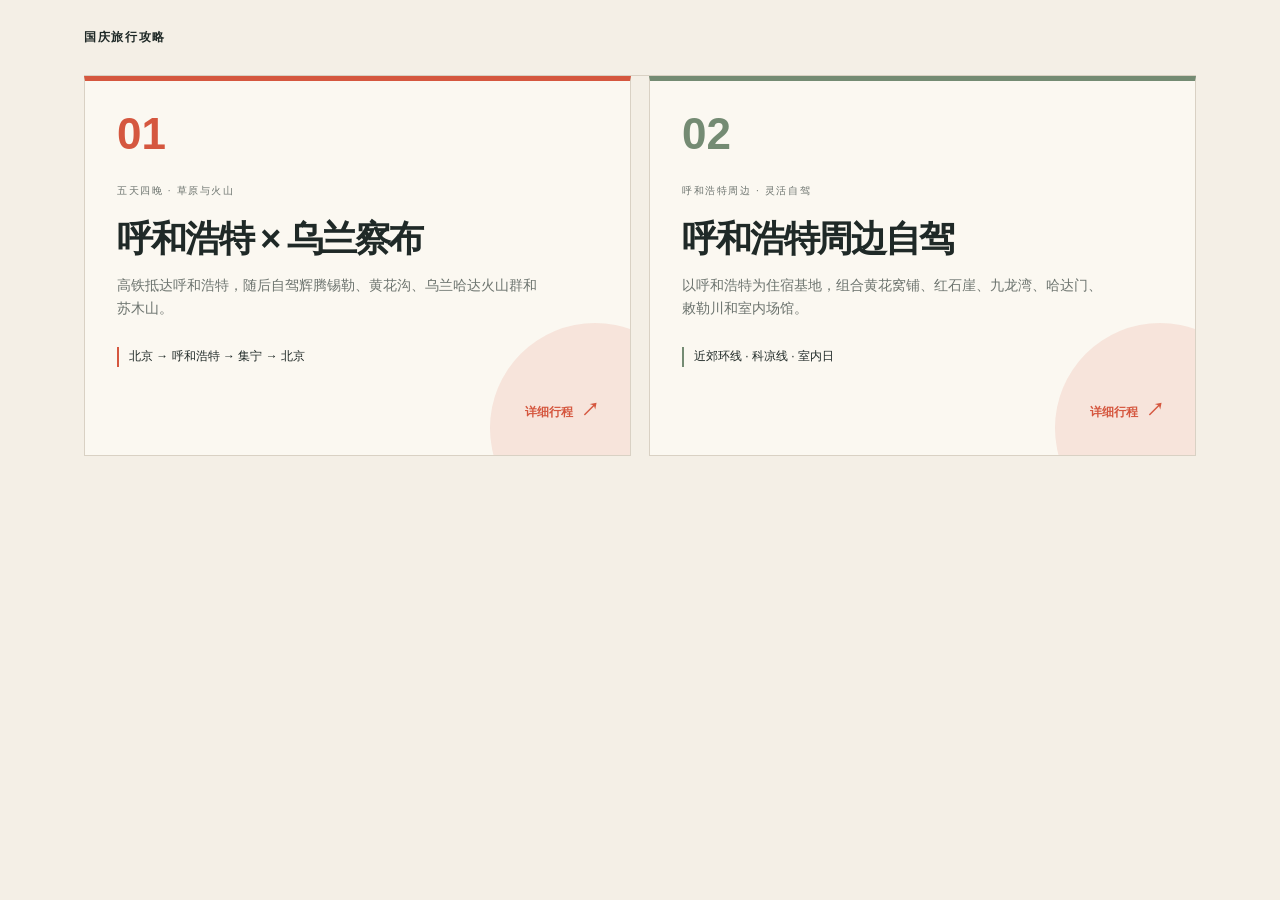
<file: index.html>
<!doctype html>
<html lang="zh-CN">
<head>
  <meta charset="utf-8">
  <meta name="viewport" content="width=device-width, initial-scale=1">
  <meta name="theme-color" content="#f4efe6">
  <title>国庆旅行攻略｜呼和浩特</title>
  <link rel="stylesheet" href="styles.css">
</head>
<body>
  <main class="page hub-page" id="content">
    <header class="topbar">
      <a class="brand" href="index.html">国庆旅行攻略</a>
    </header>
    <section class="guide-choices" aria-label="攻略列表">
      <a class="guide-choice guide-choice-a" href="guide1.html">
        <div class="choice-no">01</div><div class="choice-label">五天四晚 · 草原与火山</div>
        <h2>呼和浩特 × 乌兰察布</h2>
        <p>高铁抵达呼和浩特，随后自驾辉腾锡勒、黄花沟、乌兰哈达火山群和苏木山。</p>
        <div class="choice-route">北京 → 呼和浩特 → 集宁 → 北京</div><span class="choice-link">详细行程 <b>↗</b></span>
      </a>
      <a class="guide-choice guide-choice-b" href="guide2.html">
        <div class="choice-no">02</div><div class="choice-label">呼和浩特周边 · 灵活自驾</div>
        <h2>呼和浩特周边自驾</h2>
        <p>以呼和浩特为住宿基地，组合黄花窝铺、红石崖、九龙湾、哈达门、敕勒川和室内场馆。</p>
        <div class="choice-route">近郊环线 · 科凉线 · 室内日</div><span class="choice-link">详细行程 <b>↗</b></span>
      </a>
    </section>
  </main>
  <script src="app.js?v=20260914b"></script>
</body>
</html>
</file>
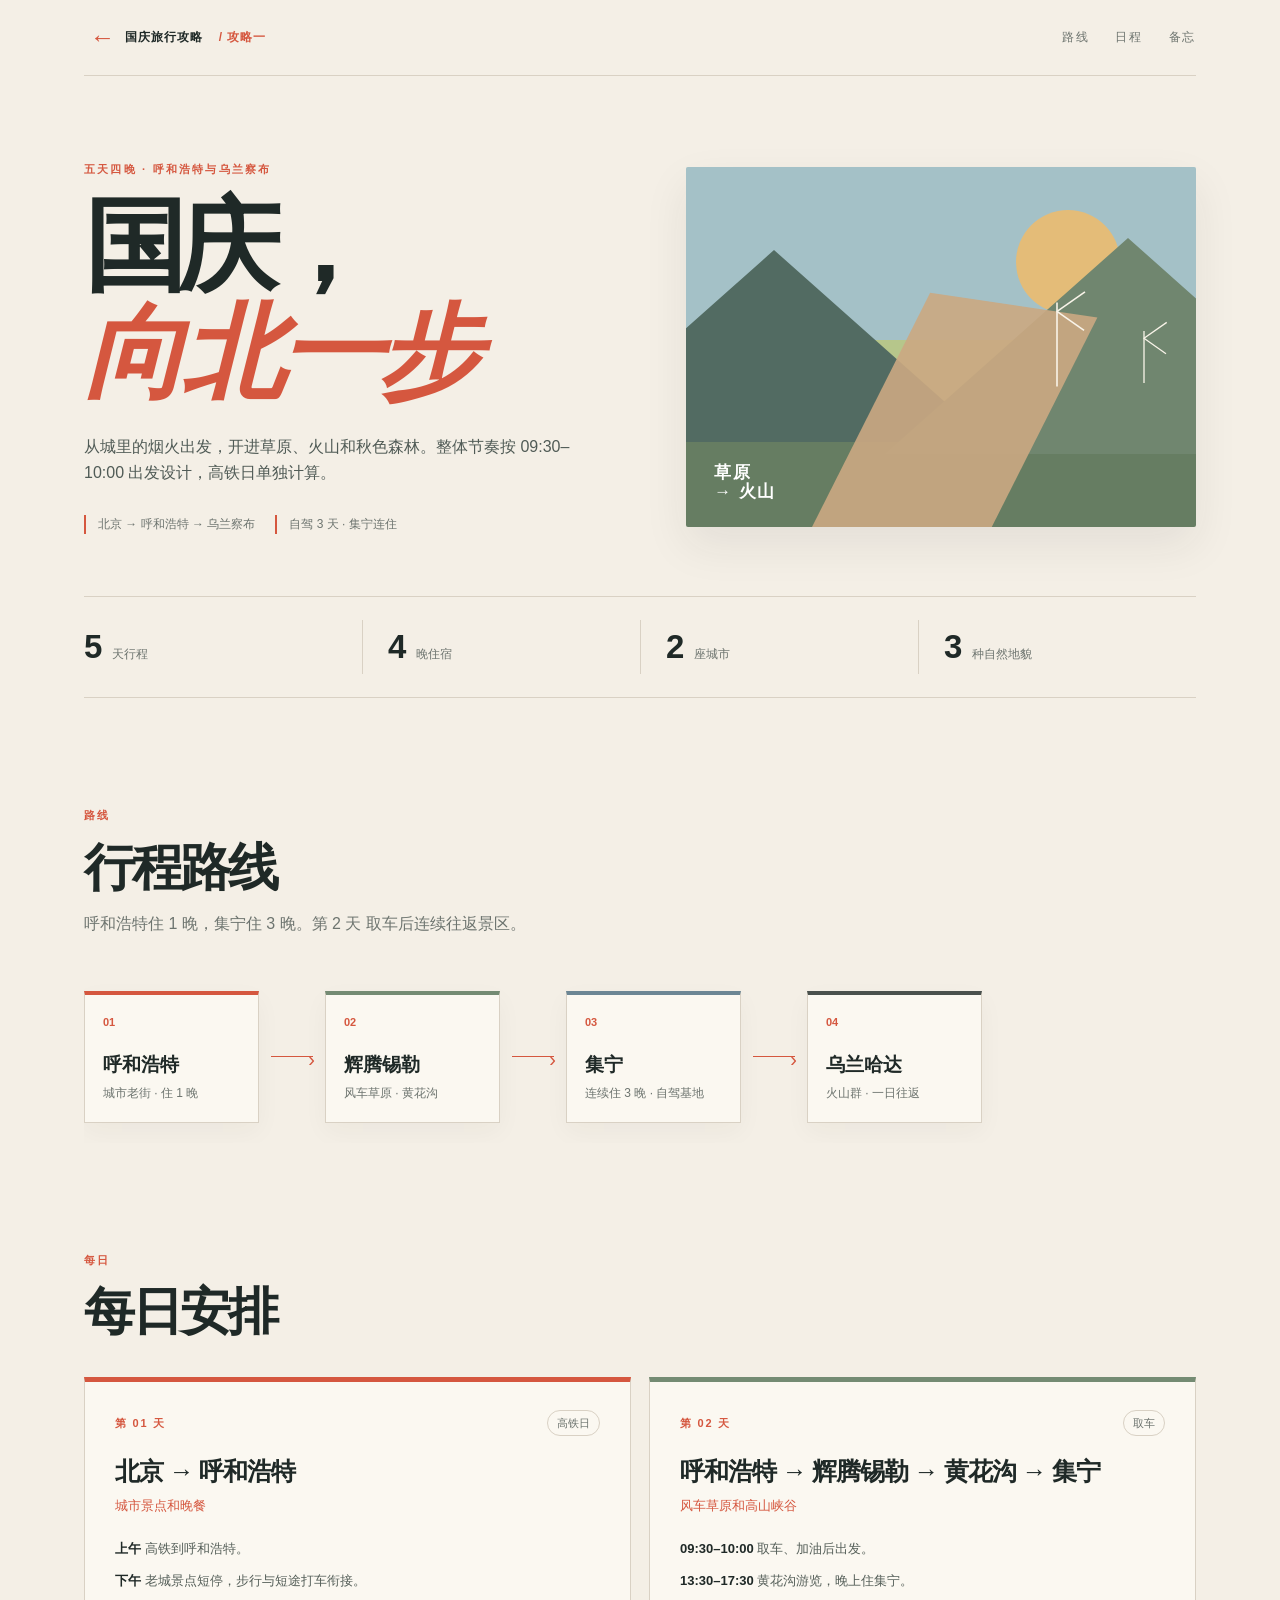
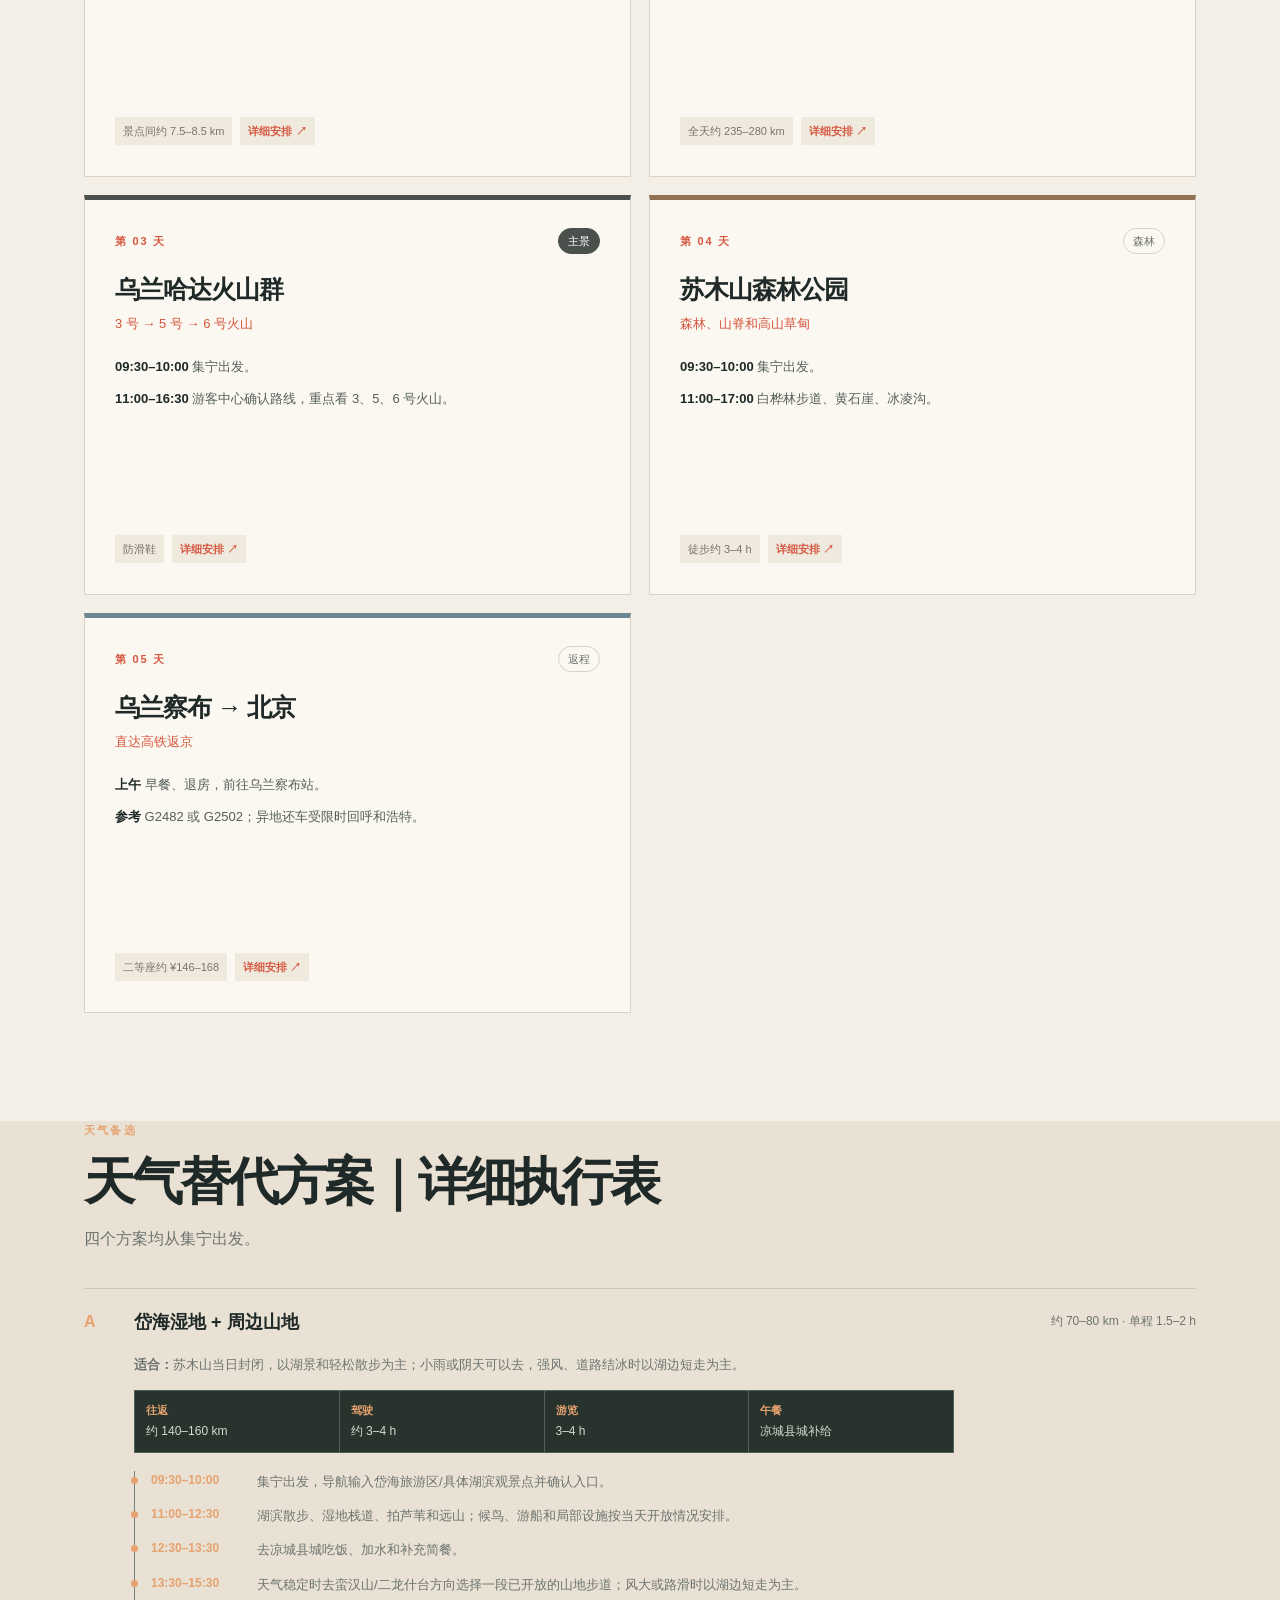
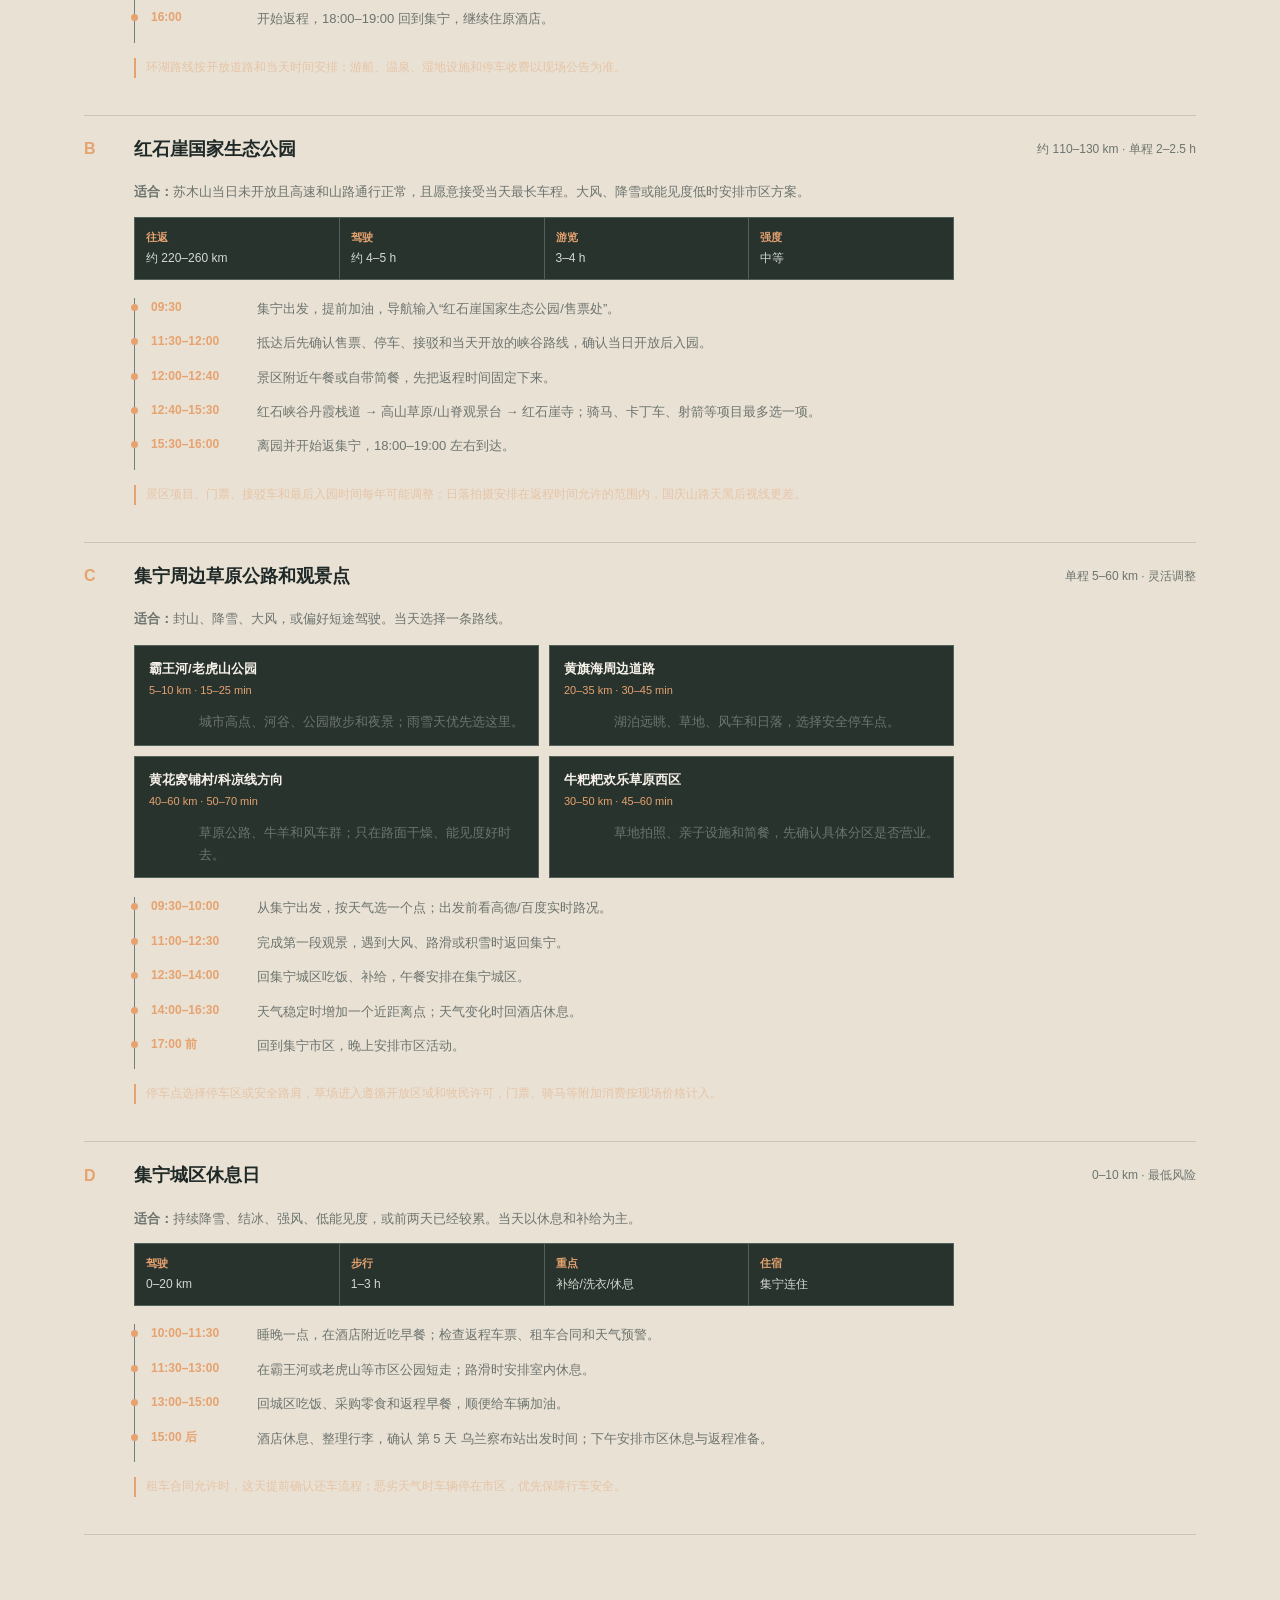
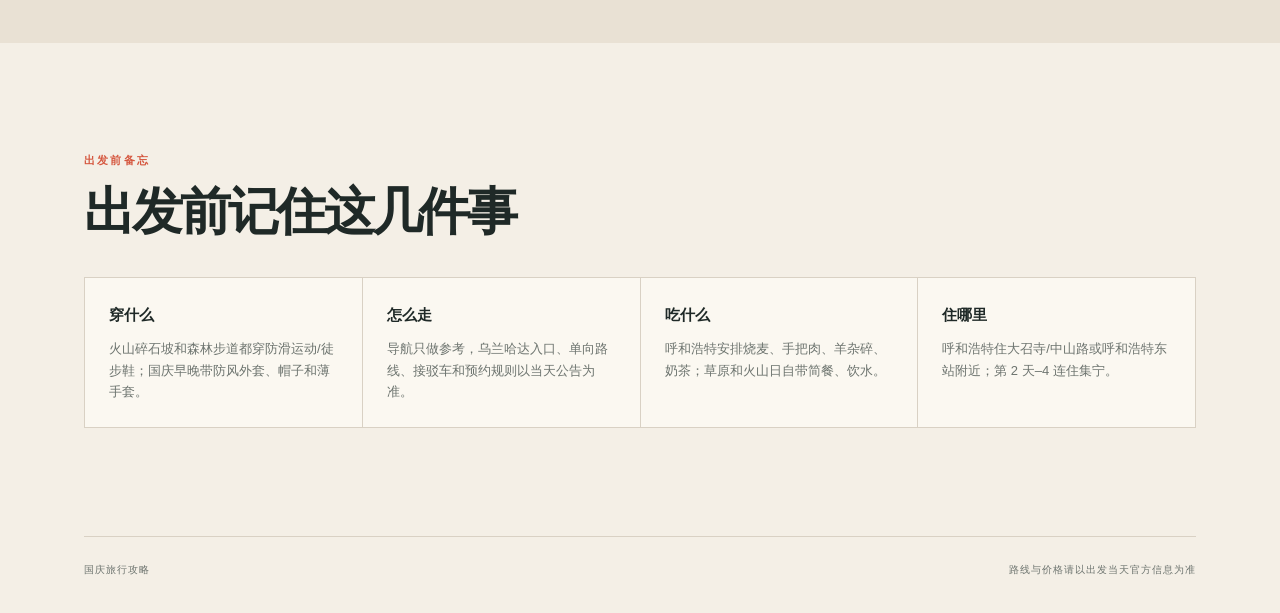
<file: guide1.html>
<!doctype html>
<html lang="zh-CN">
<head>
  <meta charset="utf-8">
  <meta name="viewport" content="width=device-width, initial-scale=1">
  <meta name="theme-color" content="#f4efe6">
  <title>攻略一｜呼和浩特 × 乌兰察布</title>
  <link rel="stylesheet" href="styles.css?v=20260914">
</head>
<body>
  <main class="page" id="content">
    <header class="topbar">
      <a class="brand back-link" href="index.html" aria-label="返回攻略选择页"><span class="back-arrow" aria-hidden="true">←</span>国庆旅行攻略 <span>/ 攻略一</span></a>
      <nav>
        <a href="#route">路线</a>
        <a href="#days">日程</a>
        <a href="#notes">备忘</a>
      </nav>
    </header>

    <section class="hero" id="top">
      <div class="hero-copy">
        <p class="eyebrow">五天四晚 · 呼和浩特与乌兰察布</p>
        <h1>国庆，<br><em>向北一步</em></h1>
        <p class="hero-lede">从城里的烟火出发，开进草原、火山和秋色森林。整体节奏按 09:30–10:00 出发设计，高铁日单独计算。</p>
        <div class="hero-meta"><span>北京 → 呼和浩特 → 乌兰察布</span><span>自驾 3 天 · 集宁连住</span></div>
      </div>
      <div class="hero-art" aria-label="草原、风车与火山的路线示意图">
        <div class="sun"></div><div class="mountain mountain-a"></div><div class="mountain mountain-b"></div>
        <div class="road"></div><div class="windmill windmill-a"></div><div class="windmill windmill-b"></div>
        <span class="art-label">草原<br>→ 火山</span>
      </div>
    </section>

    <section class="stats" aria-label="旅行概览">
      <div><strong>5</strong><span>天行程</span></div>
      <div><strong>4</strong><span>晚住宿</span></div>
      <div><strong>2</strong><span>座城市</span></div>
      <div><strong>3</strong><span>种自然地貌</span></div>
    </section>

    <section class="section" id="route">
      <div class="section-heading"><p class="eyebrow">路线</p><h2>行程路线</h2><p>呼和浩特住 1 晚，集宁住 3 晚。第 2 天 取车后连续往返景区。</p></div>
      <div class="route-rail">
        <div class="route-stop city"><span>01</span><b>呼和浩特</b><small>城市老街 · 住 1 晚</small></div>
        <div class="rail-line"></div>
        <div class="route-stop grass"><span>02</span><b>辉腾锡勒</b><small>风车草原 · 黄花沟</small></div>
        <div class="rail-line"></div>
        <div class="route-stop base"><span>03</span><b>集宁</b><small>连续住 3 晚 · 自驾基地</small></div>
        <div class="rail-line"></div>
        <div class="route-stop volcano"><span>04</span><b>乌兰哈达</b><small>火山群 · 一日往返</small></div>
      </div>
    </section>

    <section class="section days-section" id="days">
      <div class="section-heading"><p class="eyebrow">每日</p><h2>每日安排</h2></div>
      <div class="day-grid">
        <article class="day-card day-trigger city-card" data-day="day1" tabindex="0" role="button" aria-label="查看 第 1 天 详细行程"><div class="day-top"><span class="day-no">第 01 天</span><span class="tag">高铁日</span></div><h3>北京 → 呼和浩特</h3><p class="route-text">城市景点和晚餐</p><div class="time-list"><p><b>上午</b> 高铁到呼和浩特。</p><p><b>下午</b> 老城景点短停，步行与短途打车衔接。</p></div><div class="chips"><span>景点间约 7.5–8.5 km</span><span>详细安排 ↗</span></div></article>
        <article class="day-card day-trigger grass-card" data-day="day2" tabindex="0" role="button" aria-label="查看 第 2 天 详细行程"><div class="day-top"><span class="day-no">第 02 天</span><span class="tag">取车</span></div><h3>呼和浩特 → 辉腾锡勒 → 黄花沟 → 集宁</h3><p class="route-text">风车草原和高山峡谷</p><div class="time-list"><p><b>09:30–10:00</b> 取车、加油后出发。</p><p><b>13:30–17:30</b> 黄花沟游览，晚上住集宁。</p></div><div class="chips"><span>全天约 235–280 km</span><span>详细安排 ↗</span></div></article>
        <article class="day-card day-trigger volcano-card" data-day="day3" tabindex="0" role="button" aria-label="查看 第 3 天 详细行程"><div class="day-top"><span class="day-no">第 03 天</span><span class="tag hot">主景</span></div><h3>乌兰哈达火山群</h3><p class="route-text">3 号 → 5 号 → 6 号火山</p><div class="time-list"><p><b>09:30–10:00</b> 集宁出发。</p><p><b>11:00–16:30</b> 游客中心确认路线，重点看 3、5、6 号火山。</p></div><div class="chips"><span>防滑鞋</span><span>详细安排 ↗</span></div></article>
        <article class="day-card day-trigger forest-card" data-day="day4" tabindex="0" role="button" aria-label="查看 第 4 天 详细行程"><div class="day-top"><span class="day-no">第 04 天</span><span class="tag">森林</span></div><h3>苏木山森林公园</h3><p class="route-text">森林、山脊和高山草甸</p><div class="time-list"><p><b>09:30–10:00</b> 集宁出发。</p><p><b>11:00–17:00</b> 白桦林步道、黄石崖、冰凌沟。</p></div><div class="chips"><span>徒步约 3–4 h</span><span>详细安排 ↗</span></div></article>
        <article class="day-card day-trigger return-card" data-day="day5" tabindex="0" role="button" aria-label="查看 第 5 天 详细行程"><div class="day-top"><span class="day-no">第 05 天</span><span class="tag">返程</span></div><h3>乌兰察布 → 北京</h3><p class="route-text">直达高铁返京</p><div class="time-list"><p><b>上午</b> 早餐、退房，前往乌兰察布站。</p><p><b>参考</b> G2482 或 G2502；异地还车受限时回呼和浩特。</p></div><div class="chips"><span>二等座约 ¥146–168</span><span>详细安排 ↗</span></div></article>
      </div>
    </section>

    <div class="day-detail-source" hidden>
      <section data-day-detail="day1"><p class="eyebrow">第 01 天 · 高铁日</p><h2>北京 → 呼和浩特</h2><p class="detail-route">城市景点短停 + 呼和浩特老城晚餐</p><h4>高铁参考</h4><table><tr><th>车次</th><th>时间</th><th>二等座</th></tr><tr><td>G2461</td><td>北京北 08:03 → 呼和浩特东 10:12</td><td>约 ¥203</td></tr><tr><td>G2491</td><td>北京北 08:32 → 呼和浩特 10:59</td><td>约 ¥220.5</td></tr><tr><td>G2505</td><td>清河 08:05 → 呼和浩特东 10:37</td><td>约 ¥185</td></tr></table><h4>时间表</h4><ul><li>11:30–12:30：到酒店寄存行李、午餐。</li><li>12:30–15:00：宝尔汗佛塔 → 观音寺 → 大召寺 → 塞上老街。</li><li>15:00–16:30：清真大寺、五塔寺快速参观。</li><li>16:40–17:30：打车到将军衙署；抵达晚可删减。</li><li>17:30 后：大召寺/塞上老街附近吃烧麦、手把肉、羊杂碎、奶茶。体力好再去大青山观景平台看夕阳。</li></ul><h4>距离和住宿</h4><p>呼和浩特东站到市区约 8–10 km；景点间约 7.5–8.5 km，步行与短途打车约 1.5–2 小时。住呼和浩特市区一晚：美食优先住大召寺/中山路，第二天取车优先住呼和浩特东站或如意开发区。</p></section>
      <section data-day-detail="day2"><p class="eyebrow">第 02 天 · 取车</p><h2>呼和浩特 → 辉腾锡勒 → 黄花沟 → 集宁</h2><p class="detail-route">风车草原短停，黄花沟作为当天主要购票景区</p><h4>路程</h4><table><tr><th>路段</th><th>距离</th><th>车程</th></tr><tr><td>呼和浩特 → 辉腾锡勒</td><td>135–150 km</td><td>2–2.5 h</td></tr><tr><td>辉腾锡勒 → 黄花沟南门</td><td>10–20 km</td><td>20–30 min</td></tr><tr><td>黄花沟 → 集宁</td><td>90–110 km</td><td>1.5–2 h</td></tr></table><h4>时间表</h4><ul><li>09:30–10:00：取车、加油，出发。</li><li>12:00–12:45：辉腾锡勒风车群、草原公路或开阔草甸拍照。</li><li>13:00：前往黄花沟南门，简餐或使用自带午餐。</li><li>13:30–17:30：黄花沟南门进出，重点看沟顶草甸、峡谷步道和观景台。</li><li>17:30 后：开往集宁，预计 19:00–20:00 到达，之后连续住集宁。</li></ul><h4>门票和取舍</h4><p>门票、套票和《相会敖包》演出场次以当天官方页面为准。小火车、马拉车和缆车按兴趣选择；体力有限时优先步行，沟底停留控制在 30–60 分钟。二阳卜可顺路远眺，牛粑粑草原作为备选。</p></section>
      <section data-day-detail="day3"><p class="eyebrow">第 03 天 · 主景</p><h2>乌兰哈达火山群一日游</h2><p class="detail-route">集宁往返约 180 km，单程按 1.5–2 h 预留</p><h4>时间表</h4><ul><li>09:30–10:00：集宁出发；提前加油、带饮水和简餐。</li><li>11:00–12:00：到游客中心确认入口、预约、单向路线和车辆通行规则。</li><li>12:00–15:30：重点游览 3 号、5 号、6 号火山，选 1–2 座登顶。</li><li>15:30–16:30：时间充足再补看 7、8 号火山或熔岩地貌。</li><li>16:30–19:30：返程集宁，晚餐后原酒店休息。</li></ul><h4>推荐顺序</h4><p><b>3 号火山</b>：栈道登顶约 40–60 分钟；<b>5 号火山</b>：碎石坡较陡，停留 30–60 分钟；<b>6 号火山</b>：黑色熔岩地貌和拍摄点集中，山脚拍照约 30–45 分钟。</p><h4>注意事项</h4><p>导航先搜“乌兰哈达火山地质公园游客中心”。预约、车辆限流、通行证、景交车和约 60 元的公开信息参考费用都要以当天公告为准。穿防滑运动鞋，带防风外套、帽子、薄手套、墨镜和防晒；停车拍照选择正规停车区。</p></section>
      <section data-day-detail="day4"><p class="eyebrow">第 04 天 · 森林</p><h2>苏木山森林公园一日游</h2><p class="detail-route">集宁往返约 210–220 km，单程 1.5–2 h</p><h4>时间表</h4><ul><li>09:30–10:00：集宁出发，加油并准备午餐、饮水。</li><li>11:00–12:00：游客中心确认开放时间、门票、摆渡车和索道/观光车。</li><li>12:00–16:00：接驳上山，走白桦林步道 → 黄石崖（望天崖）→ 冰凌沟；核心徒步约 3–4 小时。</li><li>16:00–17:00：返回游客中心，补给后离园。</li><li>17:00–19:00：返回集宁，继续住原酒店。</li></ul><h4>景区重点</h4><p>主要看落叶松、白桦林、高山草甸、奇石和山脊视野。黄石崖视野最好，核心步道约 3–4 小时。国庆开放时间、接驳和索道运行情况以景区公告为准；大风、降雪或路滑时改走低处森林步道。</p><h4>替代方案</h4><p>苏木山当日未开放时可选岱海湿地（集宁单程约 70–80 km）、红石崖国家生态公园（约 110–130 km），或只走集宁周边草原公路。</p></section>
      <section data-day-detail="day5"><p class="eyebrow">第 05 天 · 返程</p><h2>乌兰察布 → 北京</h2><p class="detail-route">优先购买乌兰察布站直达北京北站或清河站的车次</p><h4>高铁参考</h4><table><tr><th>车次</th><th>时间</th><th>二等座</th></tr><tr><td>G2454</td><td>08:47 → 清河 10:34</td><td>约 ¥162</td></tr><tr><td>G2560</td><td>09:26 → 清河 11:10</td><td>约 ¥146</td></tr><tr><td>G2482</td><td>10:10 → 北京北 12:04</td><td>约 ¥168</td></tr><tr><td>G2502</td><td>10:38 → 清河 12:34</td><td>约 ¥162</td></tr><tr><td>G2464</td><td>11:05 → 北京北 13:10</td><td>约 ¥163</td></tr></table><h4>安排</h4><ul><li>08:00–09:00：集宁早餐、整理行李、退房。</li><li>09:00–09:30：前往乌兰察布站，至少提前 15–20 分钟进站。</li><li>想睡晚一点优先 G2482 或 G2502；车次和票价以 12306 为准。</li></ul><h4>异地还车受限时</h4><p>09:30–10:00 从集宁开回呼和浩特，约 142 km / 2–2.5 h；还车、验车、午餐和进站至少预留 2–3 小时，返京车票按还车时间预留余量。</p></section>
    </div>

    <dialog class="day-dialog" id="day-dialog"><div class="dialog-inner"><button class="dialog-close" type="button" aria-label="关闭">×</button><div id="day-detail"></div></div></dialog>

    <section class="section alternatives" id="notes">
      <div class="section-heading"><p class="eyebrow">天气备选</p><h2>天气替代方案｜详细执行表</h2><p>四个方案均从集宁出发。</p></div>
      <div class="alt-list">
        <details open><summary><span>A</span><b>岱海湿地 + 周边山地</b><small>约 70–80 km · 单程 1.5–2 h</small></summary><div class="alt-detail"><p><b>适合：</b>苏木山当日封闭，以湖景和轻松散步为主；小雨或阴天可以去，强风、道路结冰时以湖边短走为主。</p><div class="alt-facts"><span><b>往返</b>约 140–160 km</span><span><b>驾驶</b>约 3–4 h</span><span><b>游览</b>3–4 h</span><span><b>午餐</b>凉城县城补给</span></div><ol><li><time>09:30–10:00</time><p>集宁出发，导航输入岱海旅游区/具体湖滨观景点并确认入口。</p></li><li><time>11:00–12:30</time><p>湖滨散步、湿地栈道、拍芦苇和远山；候鸟、游船和局部设施按当天开放情况安排。</p></li><li><time>12:30–13:30</time><p>去凉城县城吃饭、加水和补充简餐。</p></li><li><time>13:30–15:30</time><p>天气稳定时去蛮汉山/二龙什台方向选择一段已开放的山地步道；风大或路滑时以湖边短走为主。</p></li><li><time>16:00</time><p>开始返程，18:00–19:00 回到集宁，继续住原酒店。</p></li></ol><p class="alt-note">环湖路线按开放道路和当天时间安排；游船、温泉、湿地设施和停车收费以现场公告为准。</p></div></details>
        <details open><summary><span>B</span><b>红石崖国家生态公园</b><small>约 110–130 km · 单程 2–2.5 h</small></summary><div class="alt-detail"><p><b>适合：</b>苏木山当日未开放且高速和山路通行正常，且愿意接受当天最长车程。大风、降雪或能见度低时安排市区方案。</p><div class="alt-facts"><span><b>往返</b>约 220–260 km</span><span><b>驾驶</b>约 4–5 h</span><span><b>游览</b>3–4 h</span><span><b>强度</b>中等</span></div><ol><li><time>09:30</time><p>集宁出发，提前加油，导航输入“红石崖国家生态公园/售票处”。</p></li><li><time>11:30–12:00</time><p>抵达后先确认售票、停车、接驳和当天开放的峡谷路线，确认当日开放后入园。</p></li><li><time>12:00–12:40</time><p>景区附近午餐或自带简餐，先把返程时间固定下来。</p></li><li><time>12:40–15:30</time><p>红石峡谷丹霞栈道 → 高山草原/山脊观景台 → 红石崖寺；骑马、卡丁车、射箭等项目最多选一项。</p></li><li><time>15:30–16:00</time><p>离园并开始返集宁，18:00–19:00 左右到达。</p></li></ol><p class="alt-note">景区项目、门票、接驳车和最后入园时间每年可能调整；日落拍摄安排在返程时间允许的范围内，国庆山路天黑后视线更差。</p></div></details>
        <details open><summary><span>C</span><b>集宁周边草原公路和观景点</b><small>单程 5–60 km · 灵活调整</small></summary><div class="alt-detail"><p><b>适合：</b>封山、降雪、大风，或偏好短途驾驶。当天选择一条路线。</p><div class="local-routes"><div><b>霸王河/老虎山公园</b><span>5–10 km · 15–25 min</span><p>城市高点、河谷、公园散步和夜景；雨雪天优先选这里。</p></div><div><b>黄旗海周边道路</b><span>20–35 km · 30–45 min</span><p>湖泊远眺、草地、风车和日落，选择安全停车点。</p></div><div><b>黄花窝铺村/科凉线方向</b><span>40–60 km · 50–70 min</span><p>草原公路、牛羊和风车群；只在路面干燥、能见度好时去。</p></div><div><b>牛粑粑欢乐草原西区</b><span>30–50 km · 45–60 min</span><p>草地拍照、亲子设施和简餐，先确认具体分区是否营业。</p></div></div><ol><li><time>09:30–10:00</time><p>从集宁出发，按天气选一个点；出发前看高德/百度实时路况。</p></li><li><time>11:00–12:30</time><p>完成第一段观景，遇到大风、路滑或积雪时返回集宁。</p></li><li><time>12:30–14:00</time><p>回集宁城区吃饭、补给，午餐安排在集宁城区。</p></li><li><time>14:00–16:30</time><p>天气稳定时增加一个近距离点；天气变化时回酒店休息。</p></li><li><time>17:00 前</time><p>回到集宁市区，晚上安排市区活动。</p></li></ol><p class="alt-note">停车点选择停车区或安全路肩，草场进入遵循开放区域和牧民许可，门票、骑马等附加消费按现场价格计入。</p></div></details>
        <details open><summary><span>D</span><b>集宁城区休息日</b><small>0–10 km · 最低风险</small></summary><div class="alt-detail"><p><b>适合：</b>持续降雪、结冰、强风、低能见度，或前两天已经较累。当天以休息和补给为主。</p><div class="alt-facts"><span><b>驾驶</b>0–20 km</span><span><b>步行</b>1–3 h</span><span><b>重点</b>补给/洗衣/休息</span><span><b>住宿</b>集宁连住</span></div><ol><li><time>10:00–11:30</time><p>睡晚一点，在酒店附近吃早餐；检查返程车票、租车合同和天气预警。</p></li><li><time>11:30–13:00</time><p>在霸王河或老虎山等市区公园短走；路滑时安排室内休息。</p></li><li><time>13:00–15:00</time><p>回城区吃饭、采购零食和返程早餐，顺便给车辆加油。</p></li><li><time>15:00 后</time><p>酒店休息、整理行李，确认 第 5 天 乌兰察布站出发时间；下午安排市区休息与返程准备。</p></li></ol><p class="alt-note">租车合同允许时，这天提前确认还车流程；恶劣天气时车辆停在市区，优先保障行车安全。</p></div></details>
      </div>
    </section>

    <section class="section practical">
      <div class="section-heading"><p class="eyebrow">出发前备忘</p><h2>出发前记住这几件事</h2></div>
      <div class="note-grid"><div><b>穿什么</b><p>火山碎石坡和森林步道都穿防滑运动/徒步鞋；国庆早晚带防风外套、帽子和薄手套。</p></div><div><b>怎么走</b><p>导航只做参考，乌兰哈达入口、单向路线、接驳车和预约规则以当天公告为准。</p></div><div><b>吃什么</b><p>呼和浩特安排烧麦、手把肉、羊杂碎、奶茶；草原和火山日自带简餐、饮水。</p></div><div><b>住哪里</b><p>呼和浩特住大召寺/中山路或呼和浩特东站附近；第 2 天–4 连住集宁。</p></div></div>
    </section>

    <footer><span>国庆旅行攻略</span><span>路线与价格请以出发当天官方信息为准</span></footer>
  </main>
  <script src="app.js?v=20260914b"></script>
</body>
</html>
</file>
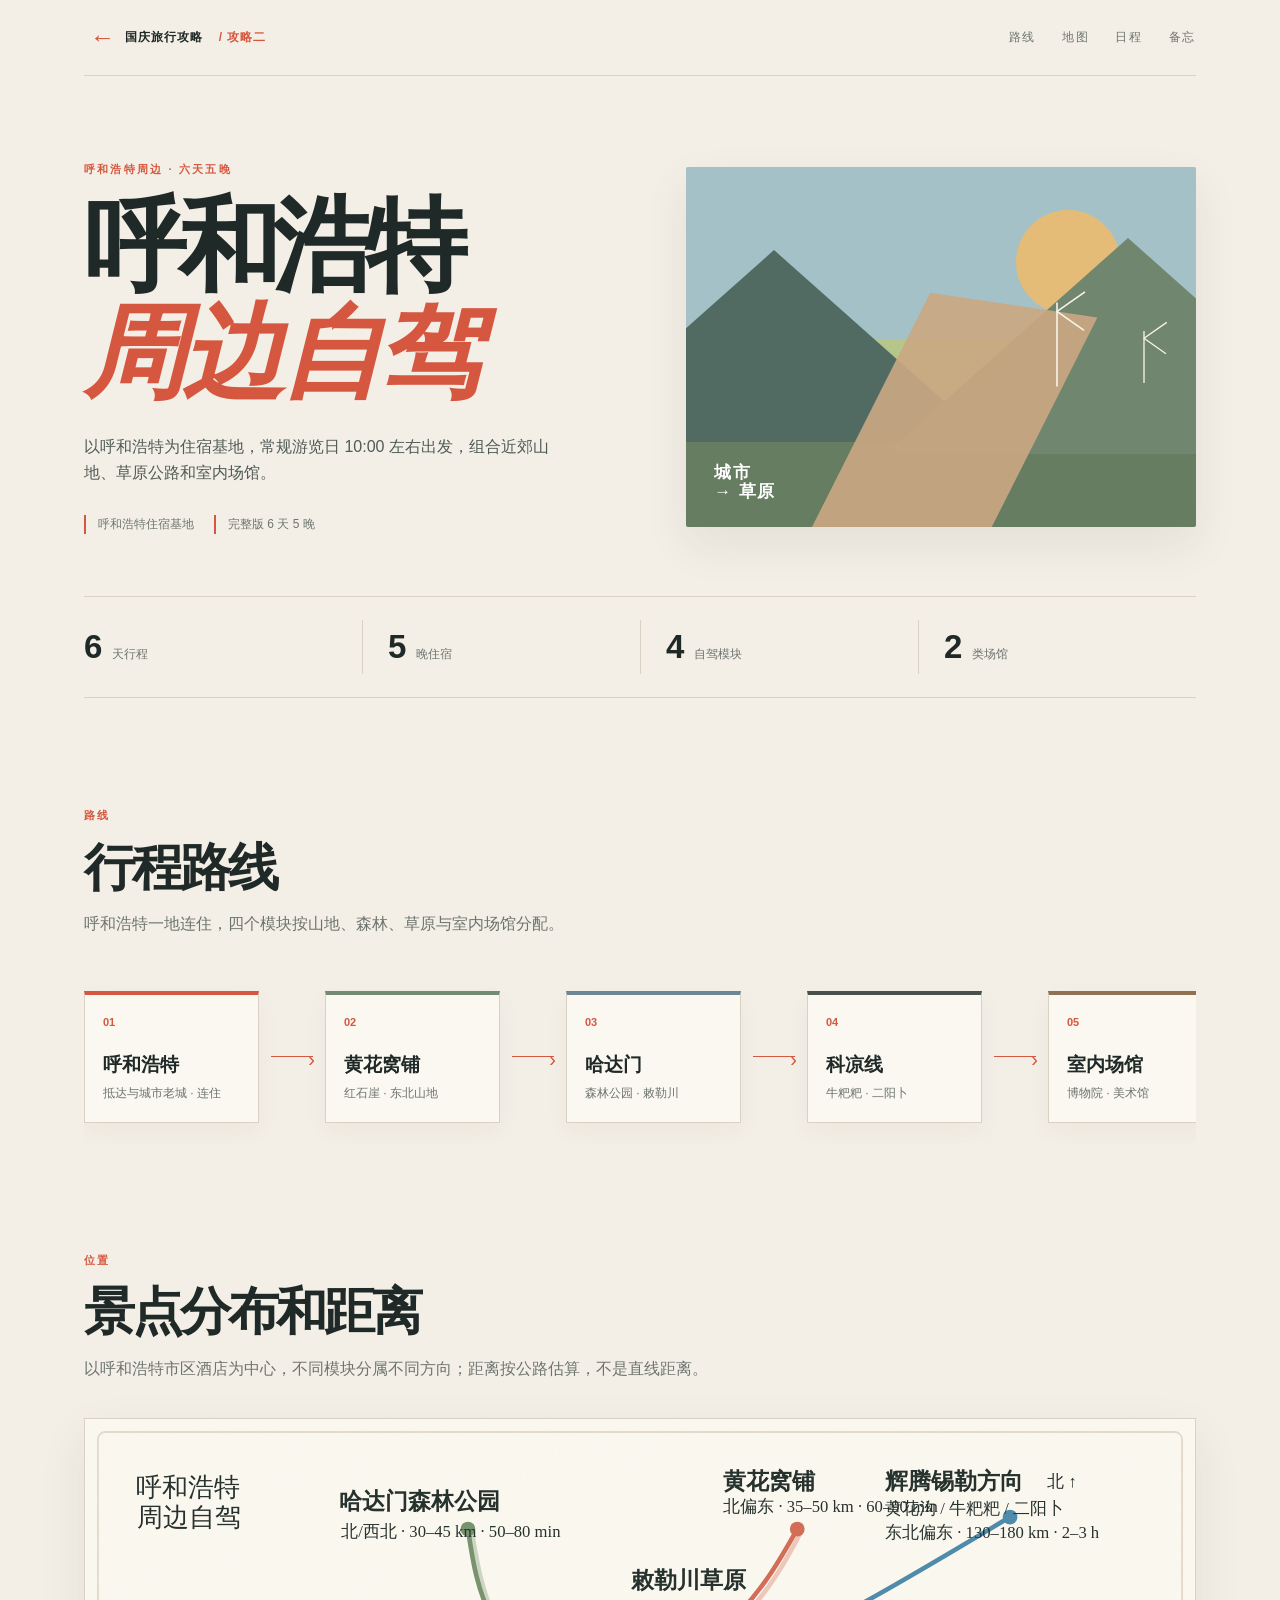
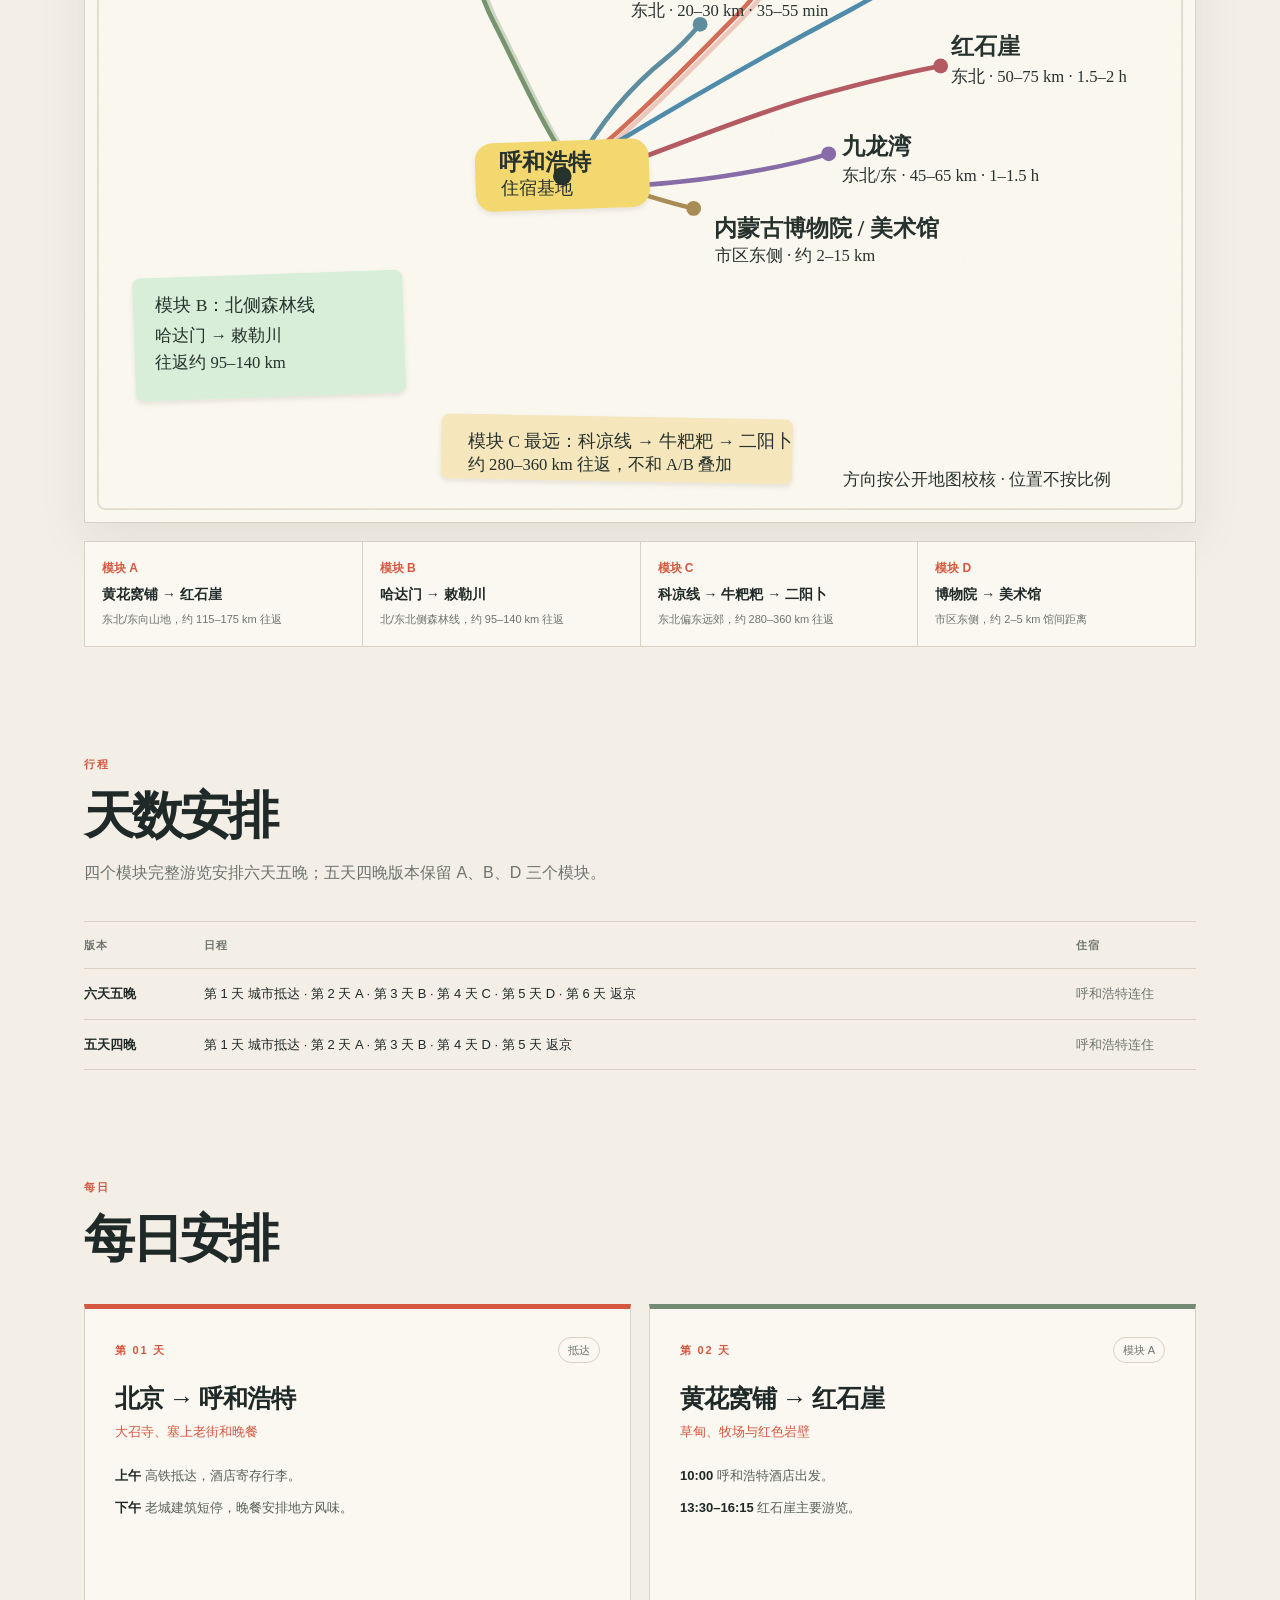
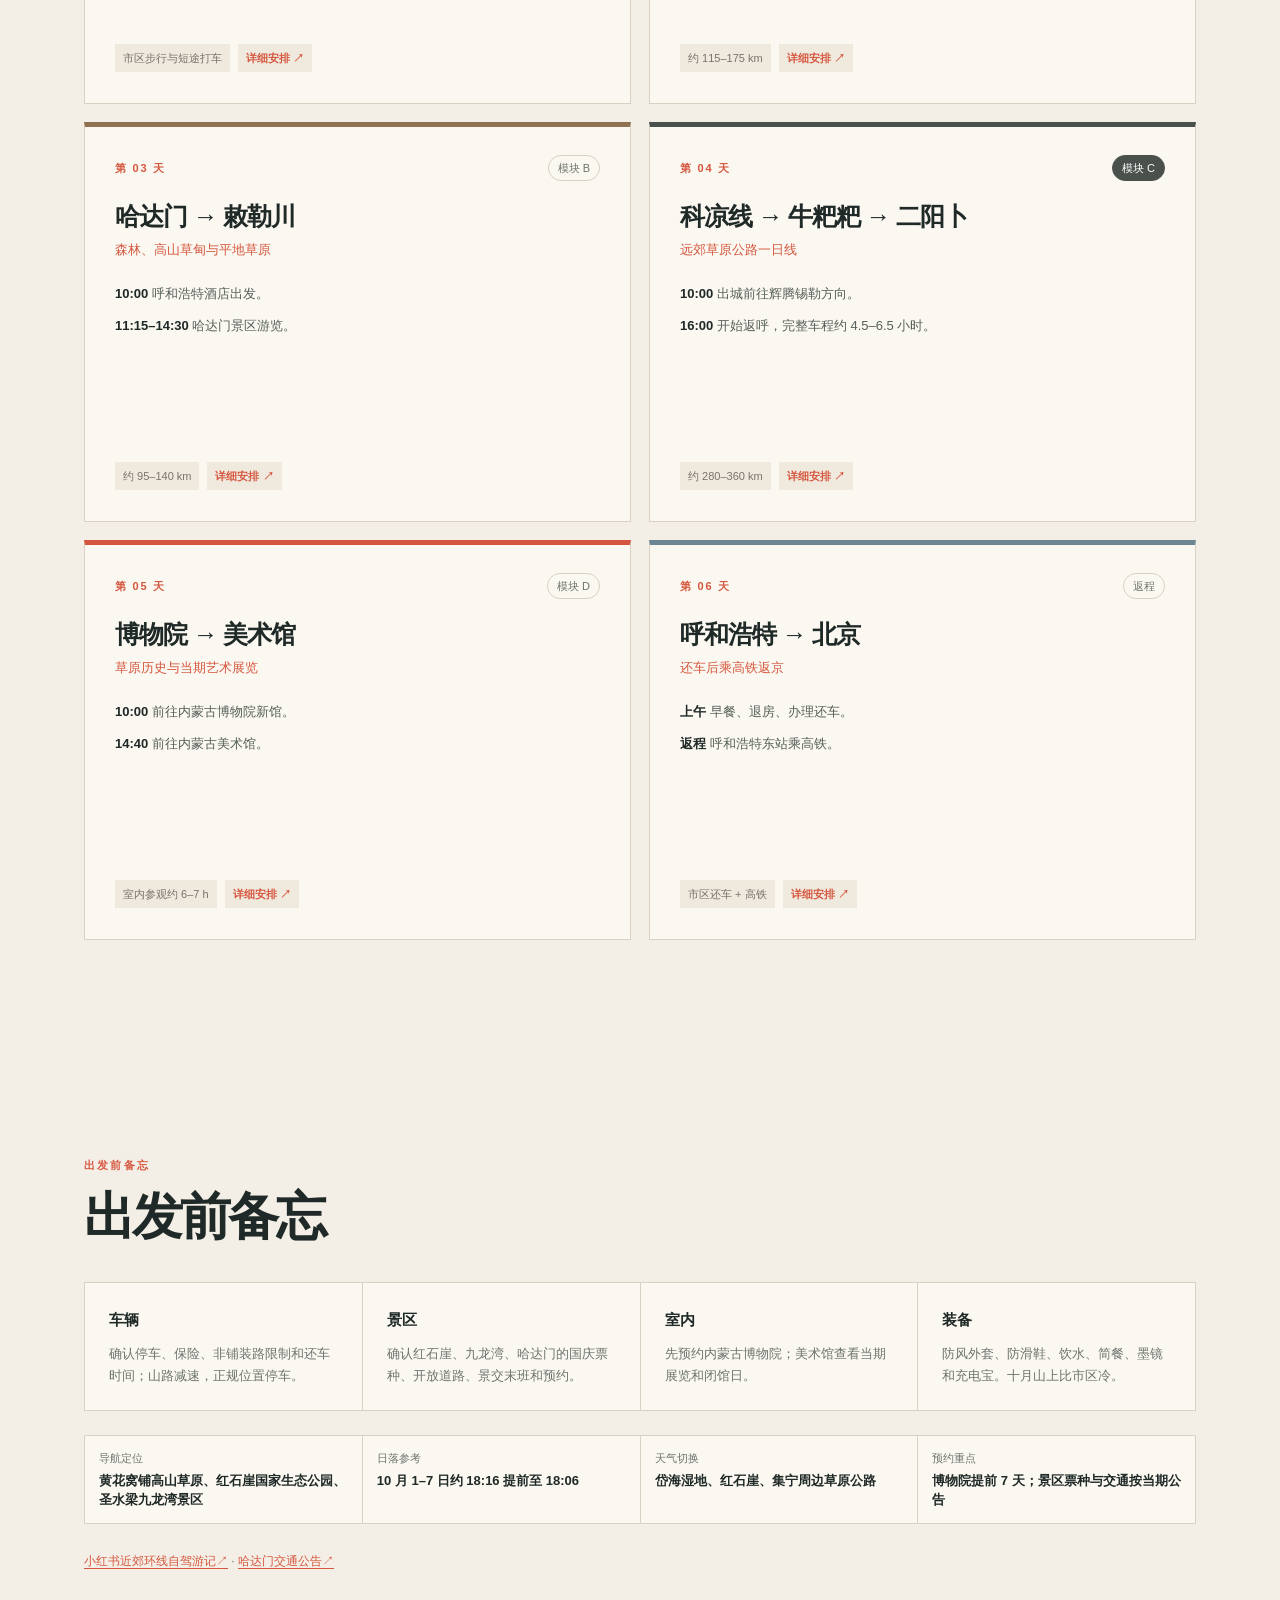
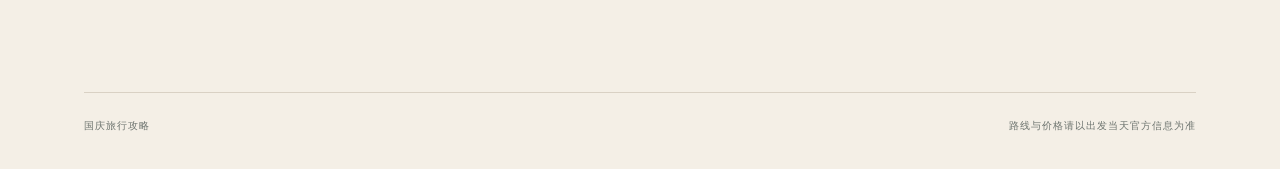
<file: guide2.html>
<!doctype html>
<html lang="zh-CN">
<head>
  <meta charset="utf-8">
  <meta name="viewport" content="width=device-width, initial-scale=1">
  <meta name="theme-color" content="#f4efe6">
  <title>攻略二｜呼和浩特周边自驾</title>
  <link rel="stylesheet" href="styles.css?v=20260914c">
</head>
<body>
  <main class="page" id="content">
    <header class="topbar">
      <a class="brand back-link" href="index.html" aria-label="返回攻略选择页"><span class="back-arrow" aria-hidden="true">←</span>国庆旅行攻略 <span>/ 攻略二</span></a>
      <nav><a href="#route">路线</a><a href="#map">地图</a><a href="#days">日程</a><a href="#notes">备忘</a></nav>
    </header>

    <section class="hero" id="top">
      <div class="hero-copy">
        <p class="eyebrow">呼和浩特周边 · 六天五晚</p>
        <h1>呼和浩特<br><em>周边自驾</em></h1>
        <p class="hero-lede">以呼和浩特为住宿基地，常规游览日 10:00 左右出发，组合近郊山地、草原公路和室内场馆。</p>
        <div class="hero-meta"><span>呼和浩特住宿基地</span><span>完整版 6 天 5 晚</span></div>
      </div>
      <div class="hero-art" aria-label="山地、草原与城市路线示意图">
        <div class="sun"></div><div class="mountain mountain-a"></div><div class="mountain mountain-b"></div>
        <div class="road"></div><div class="windmill windmill-a"></div><div class="windmill windmill-b"></div>
        <span class="art-label">城市<br>→ 草原</span>
      </div>
    </section>

    <section class="stats" aria-label="旅行概览">
      <div><strong>6</strong><span>天行程</span></div>
      <div><strong>5</strong><span>晚住宿</span></div>
      <div><strong>4</strong><span>自驾模块</span></div>
      <div><strong>2</strong><span>类场馆</span></div>
    </section>

    <section class="section" id="route">
      <div class="section-heading"><p class="eyebrow">路线</p><h2>行程路线</h2><p>呼和浩特一地连住，四个模块按山地、森林、草原与室内场馆分配。</p></div>
      <div class="route-rail">
        <div class="route-stop city"><span>01</span><b>呼和浩特</b><small>抵达与城市老城 · 连住</small></div><div class="rail-line"></div>
        <div class="route-stop grass"><span>02</span><b>黄花窝铺</b><small>红石崖 · 东北山地</small></div><div class="rail-line"></div>
        <div class="route-stop base"><span>03</span><b>哈达门</b><small>森林公园 · 敕勒川</small></div><div class="rail-line"></div>
        <div class="route-stop volcano"><span>04</span><b>科凉线</b><small>牛粑粑 · 二阳卜</small></div><div class="rail-line"></div>
        <div class="route-stop forest"><span>05</span><b>室内场馆</b><small>博物院 · 美术馆</small></div>
      </div>
    </section>

    <section class="section location-map" id="map">
      <div class="section-heading"><p class="eyebrow">位置</p><h2>景点分布和距离</h2><p>以呼和浩特市区酒店为中心，不同模块分属不同方向；距离按公路估算，不是直线距离。</p></div>
      <div class="hand-map"><img src="route-map.svg" alt="呼和浩特周边自驾手绘路线图，标注哈达门、敕勒川、黄花窝铺、红石崖、九龙湾和辉腾锡勒方向的距离与车程"></div>
      <div class="map-table"><div><b>模块 A</b><span>黄花窝铺 → 红石崖</span><small>东北/东向山地，约 115–175 km 往返</small></div><div><b>模块 B</b><span>哈达门 → 敕勒川</span><small>北/东北侧森林线，约 95–140 km 往返</small></div><div><b>模块 C</b><span>科凉线 → 牛粑粑 → 二阳卜</span><small>东北偏东远郊，约 280–360 km 往返</small></div><div><b>模块 D</b><span>博物院 → 美术馆</span><small>市区东侧，约 2–5 km 馆间距离</small></div></div>
    </section>

    <section class="section" id="plan">
      <div class="section-heading"><p class="eyebrow">行程</p><h2>天数安排</h2><p>四个模块完整游览安排六天五晚；五天四晚版本保留 A、B、D 三个模块。</p></div>
      <div class="plan-table">
        <div class="plan-row plan-head"><b>版本</b><b>日程</b><b>住宿</b></div>
        <div class="plan-row"><b>六天五晚</b><span>第 1 天 城市抵达 · 第 2 天 A · 第 3 天 B · 第 4 天 C · 第 5 天 D · 第 6 天 返京</span><span>呼和浩特连住</span></div>
        <div class="plan-row"><b>五天四晚</b><span>第 1 天 城市抵达 · 第 2 天 A · 第 3 天 B · 第 4 天 D · 第 5 天 返京</span><span>呼和浩特连住</span></div>
      </div>
    </section>

    <section class="section days-section" id="days">
      <div class="section-heading"><p class="eyebrow">每日</p><h2>每日安排</h2></div>
      <div class="day-grid">
        <article class="day-card day-trigger city-card" data-day="g2d1" tabindex="0" role="button" aria-label="查看 第 1 天 详细行程"><div class="day-top"><span class="day-no">第 01 天</span><span class="tag">抵达</span></div><h3>北京 → 呼和浩特</h3><p class="route-text">大召寺、塞上老街和晚餐</p><div class="time-list"><p><b>上午</b> 高铁抵达，酒店寄存行李。</p><p><b>下午</b> 老城建筑短停，晚餐安排地方风味。</p></div><div class="chips"><span>市区步行与短途打车</span><span>详细安排 ↗</span></div></article>
        <article class="day-card day-trigger grass-card" data-day="g2d2" tabindex="0" role="button" aria-label="查看 第 2 天 详细行程"><div class="day-top"><span class="day-no">第 02 天</span><span class="tag">模块 A</span></div><h3>黄花窝铺 → 红石崖</h3><p class="route-text">草甸、牧场与红色岩壁</p><div class="time-list"><p><b>10:00</b> 呼和浩特酒店出发。</p><p><b>13:30–16:15</b> 红石崖主要游览。</p></div><div class="chips"><span>约 115–175 km</span><span>详细安排 ↗</span></div></article>
        <article class="day-card day-trigger forest-card" data-day="g2d3" tabindex="0" role="button" aria-label="查看 第 3 天 详细行程"><div class="day-top"><span class="day-no">第 03 天</span><span class="tag">模块 B</span></div><h3>哈达门 → 敕勒川</h3><p class="route-text">森林、高山草甸与平地草原</p><div class="time-list"><p><b>10:00</b> 呼和浩特酒店出发。</p><p><b>11:15–14:30</b> 哈达门景区游览。</p></div><div class="chips"><span>约 95–140 km</span><span>详细安排 ↗</span></div></article>
        <article class="day-card day-trigger volcano-card" data-day="g2d4" tabindex="0" role="button" aria-label="查看 第 4 天 详细行程"><div class="day-top"><span class="day-no">第 04 天</span><span class="tag hot">模块 C</span></div><h3>科凉线 → 牛粑粑 → 二阳卜</h3><p class="route-text">远郊草原公路一日线</p><div class="time-list"><p><b>10:00</b> 出城前往辉腾锡勒方向。</p><p><b>16:00</b> 开始返呼，完整车程约 4.5–6.5 小时。</p></div><div class="chips"><span>约 280–360 km</span><span>详细安排 ↗</span></div></article>
        <article class="day-card day-trigger city-card" data-day="g2d5" tabindex="0" role="button" aria-label="查看 第 5 天 详细行程"><div class="day-top"><span class="day-no">第 05 天</span><span class="tag">模块 D</span></div><h3>博物院 → 美术馆</h3><p class="route-text">草原历史与当期艺术展览</p><div class="time-list"><p><b>10:00</b> 前往内蒙古博物院新馆。</p><p><b>14:40</b> 前往内蒙古美术馆。</p></div><div class="chips"><span>室内参观约 6–7 h</span><span>详细安排 ↗</span></div></article>
        <article class="day-card day-trigger return-card" data-day="g2d6" tabindex="0" role="button" aria-label="查看 第 6 天 详细行程"><div class="day-top"><span class="day-no">第 06 天</span><span class="tag">返程</span></div><h3>呼和浩特 → 北京</h3><p class="route-text">还车后乘高铁返京</p><div class="time-list"><p><b>上午</b> 早餐、退房、办理还车。</p><p><b>返程</b> 呼和浩特东站乘高铁。</p></div><div class="chips"><span>市区还车 + 高铁</span><span>详细安排 ↗</span></div></article>
      </div>
    </section>

    <div class="day-detail-source" hidden>
      <section data-day-detail="g2d1"><p class="eyebrow">第 01 天 · 抵达</p><h2>北京 → 呼和浩特</h2><p class="detail-route">城市老城短停 + 呼和浩特地方风味</p><h4>时间表</h4><ul><li>高铁抵达后：酒店寄存行李、午餐。</li><li>下午：宝尔汗佛塔 → 观音寺 → 大召寺 → 塞上老街，建筑快速参观与拍照。</li><li>傍晚：清真大寺、五塔寺、将军衙署按开放时间衔接。</li><li>晚餐：烧麦、手把肉、羊杂碎、奶茶；体力和天气合适时前往大青山观景平台。</li></ul><h4>住宿</h4><p>呼和浩特全程连住，酒店选择有停车位、靠近主干道的新华东街沿线或市区东北方向；老城晚餐可短途打车。</p></section>
      <section data-day-detail="g2d2"><p class="eyebrow">第 02 天 · 模块 A</p><h2>黄花窝铺 → 红石崖</h2><p class="detail-route">草甸、牧场与红色岩壁，路线参考 <a href="https://www.xiaohongshu.com/discovery/item/6a36ba3c000000001503f652" target="_blank" rel="noopener">小红书《呼市近郊环线自驾游记》↗</a></p><h4>距离与车程</h4><table><tr><th>路段</th><th>距离</th><th>车程</th></tr><tr><td>酒店 → 黄花窝铺</td><td>35–50 km</td><td>60–90 min</td></tr><tr><td>黄花窝铺 → 红石崖</td><td>15–25 km</td><td>30–50 min</td></tr><tr><td>红石崖内部</td><td>10–25 km</td><td>30–60 min</td></tr><tr><td>红石崖 → 酒店</td><td>55–75 km</td><td>80–110 min</td></tr></table><h4>时间表</h4><ul><li>10:00–11:15：酒店出发，前往黄花窝铺。</li><li>11:15–12:00：入口附近开放观景位置拍草坡、林草交界和山谷。</li><li>12:00–12:45：开往红石崖，途中正规停车点短停。</li><li>12:45–13:30：午餐、购票，确认自驾区域和离园时间。</li><li>13:30–16:15：红石崖高山牧场、草甸、岩壁和寺院；骑马、滑草、玻璃桥按兴趣选一项。</li><li>16:15–18:00：返呼，晚餐。</li></ul><h4>九龙湾安排</h4><p>红石崖与九龙湾相距约 20 多公里。九龙湾完整游览日采用“酒店 → 九龙湾（约 45–65 km）→ 敕勒川（约 35–55 km）→ 酒店”路线，约 100–150 km，集中体验森林、沟谷和水景；红石崖安排在 A 日。</p><p class="small-note">黄花窝铺观光车和红石崖门票价格以当日售票页面为准，公开游记中的 38 元、53/60 元作为预算参考。</p></section>
      <section data-day-detail="g2d3"><p class="eyebrow">第 03 天 · 模块 B</p><h2>哈达门 → 敕勒川</h2><p class="detail-route">森林、高山草甸与平地草原</p><h4>距离与车程</h4><table><tr><th>路段</th><th>距离</th><th>车程</th></tr><tr><td>酒店 → 哈达门入口</td><td>30–45 km</td><td>50–80 min</td></tr><tr><td>哈达门 → 敕勒川停车场</td><td>45–65 km</td><td>75–105 min</td></tr><tr><td>敕勒川 → 酒店</td><td>20–30 km</td><td>35–55 min</td></tr></table><h4>时间表</h4><ul><li>10:00–11:15：到哈达门停车场，购票、乘景交到主要区域。</li><li>11:15–12:00：接驳上山。</li><li>12:00–14:30：料木山观景台、森林木栈道、高山草甸和小鹿互动区，名称与开放状态以现场为准。</li><li>14:30–15:00：景交下山，补给。</li><li>15:00–16:30：前往敕勒川，安排开放步道散步。</li><li>17:30–18:30：回呼市晚餐。</li></ul><h4>费用与季节</h4><p>哈达门门票+往返观光车按公开游记约 70 元/人预算，景区运营路线、营业时间、景交末班和呼武旧路交通组织以当期公告为准。敕勒川安排 45–60 分钟，秋季森林景色以当年天气和叶色为准。</p></section>
      <section data-day-detail="g2d4"><p class="eyebrow">第 04 天 · 模块 C</p><h2>科凉线 → 牛粑粑 → 黄花沟外围 → 二阳卜</h2><p class="detail-route">远郊草原公路一日线，路线参考 <a href="https://www.xiaohongshu.com/discovery/item/6a36ba3c000000001503f652" target="_blank" rel="noopener">小红书《呼市近郊环线自驾游记》↗</a></p><h4>距离与车程</h4><table><tr><th>路段</th><th>距离</th><th>车程</th></tr><tr><td>酒店 → 牛粑粑所选分区</td><td>130–160 km</td><td>2–2.75 h</td></tr><tr><td>牛粑粑 → 黄花沟南门外围</td><td>5–15 km</td><td>10–25 min</td></tr><tr><td>黄花沟外围 → 二阳卜村</td><td>5–15 km</td><td>15–30 min</td></tr><tr><td>二阳卜 → 酒店</td><td>140–170 km</td><td>2.25–3 h</td></tr></table><h4>时间表</h4><ul><li>10:00–12:30：出城前往辉腾锡勒方向。</li><li>12:30–13:15：牛粑粑选一个分区，看湖面、风车和草地。</li><li>13:15–14:00：简餐。</li><li>14:00–14:30：黄花沟南门外围道路短停。</li><li>14:30–16:00：二阳卜村及已确认开放的观景位置。</li><li>16:00–19:00：返呼，按远线完整车程安排。</li></ul><h4>景点与费用</h4><p>黄花沟购票入园时改为黄花沟单景区日。牛粑粑东、西区位置和停车方式按当天地图确认；二阳卜土坡路以确认开放为准。外围方案按现场停车、骑马、草原运营区及其他活动费用预算。</p></section>
      <section data-day-detail="g2d5"><p class="eyebrow">第 05 天 · 模块 D</p><h2>内蒙古博物院新馆 → 内蒙古美术馆</h2><p class="detail-route">室内参观约 6–7 小时含交通与午餐</p><h4>场馆信息</h4><table><tr><th>场馆</th><th>重点</th><th>地址</th></tr><tr><td>内蒙古博物院新馆</td><td>草原历史、考古、民族文化、古生物</td><td>新华东街 76 号</td></tr><tr><td>内蒙古美术馆</td><td>当期绘画、雕塑与主题展览</td><td>新华东街 20 号</td></tr></table><h4>时间表</h4><ul><li>10:00–10:40：酒店 → 博物院新馆，按预约时段入馆。</li><li>10:40–13:30：重点参观历史、人文、古生物或临展。</li><li>13:30–14:20：新华东街沿线午餐。</li><li>14:20–14:40：前往美术馆，馆间约 2–5 km、10–20 分钟。</li><li>14:40–16:30：选择 2–3 个当期展厅。</li></ul><h4>预约与替换</h4><p>博物院按官网、公众号或“云游内博”提前 7 天预约，常规开放 09:00–17:00、16:00 停止入馆，周一闭馆安排以公告为准。美术馆常规开放周二至周日 09:00–17:00、16:30 停止入场，展览免费，身份证核验入馆。偏好恐龙、矿石和化石时，可将美术馆替换为内蒙古自然博物馆（南二环路 13 号），馆间约 12–18 km、30–45 分钟。</p><p class="source-link"><a href="https://www.baotounews.com.cn/445807/445797/2025/05/39270565.html" target="_blank" rel="noopener">内蒙古博物院新馆公告↗</a> · <a href="https://www.amoim.cn/" target="_blank" rel="noopener">内蒙古美术馆参观信息↗</a></p></section>
      <section data-day-detail="g2d6"><p class="eyebrow">第 06 天 · 返程</p><h2>呼和浩特 → 北京</h2><p class="detail-route">呼和浩特东站乘高铁返京</p><h4>安排</h4><ul><li>上午：酒店早餐、退房、整理行李。</li><li>还车：办理验车、结算和取回随身物品。</li><li>返程：前往呼和浩特东站，乘高铁返回北京。</li></ul><h4>备用安排</h4><p>租车合同支持异地还车时，可在乌兰察布结束后直接乘车返京；市区还车时，车辆、进站与高铁时间按当天车次预留余量。</p></section>
    </div>

    <dialog class="day-dialog" id="day-dialog"><div class="dialog-inner"><button class="dialog-close" type="button" aria-label="关闭">×</button><div id="day-detail"></div></div></dialog>

    <section class="section practical" id="notes">
      <div class="section-heading"><p class="eyebrow">出发前备忘</p><h2>出发前备忘</h2></div>
      <div class="note-grid"><div><b>车辆</b><p>确认停车、保险、非铺装路限制和还车时间；山路减速，正规位置停车。</p></div><div><b>景区</b><p>确认红石崖、九龙湾、哈达门的国庆票种、开放道路、景交末班和预约。</p></div><div><b>室内</b><p>先预约内蒙古博物院；美术馆查看当期展览和闭馆日。</p></div><div><b>装备</b><p>防风外套、防滑鞋、饮水、简餐、墨镜和充电宝。十月山上比市区冷。</p></div></div>
      <div class="detail-summary guide2-facts"><div><span>导航定位</span><b>黄花窝铺高山草原、红石崖国家生态公园、圣水梁九龙湾景区</b></div><div><span>日落参考</span><b>10 月 1–7 日约 18:16 提前至 18:06</b></div><div><span>天气切换</span><b>岱海湿地、红石崖、集宁周边草原公路</b></div><div><span>预约重点</span><b>博物院提前 7 天；景区票种与交通按当期公告</b></div></div>
      <p class="source-link bottom-source"><a href="https://www.xiaohongshu.com/discovery/item/6a36ba3c000000001503f652" target="_blank" rel="noopener">小红书近郊环线自驾游记↗</a> · <a href="https://www.wuchuan.gov.cn/zfxxgknew_27916/bmxxgk/xzfzcbm/gaj/zfxxgknew_27916/fdzdgknr/tzgg/202509/t20250929_1938012.html" target="_blank" rel="noopener">哈达门交通公告↗</a></p>
    </section>

    <footer><span>国庆旅行攻略</span><span>路线与价格请以出发当天官方信息为准</span></footer>
  </main>
  <script src="app.js?v=20260914c"></script>
</body>
</html>
</file>
<file: styles.css>
:root{--paper:#f4efe6;--ink:#1f2927;--muted:#6d746f;--red:#d5573f;--sage:#748b73;--blue:#6c8694;--line:#d9d1c4;--card:#fbf8f1;--shadow:0 18px 45px rgba(43,39,32,.08)}
*{box-sizing:border-box}html{scroll-behavior:smooth}body{margin:0;background:var(--paper);color:var(--ink);font-family:'Noto Sans SC',sans-serif;line-height:1.65}a{color:inherit;text-decoration:none}.page{max-width:1180px;margin:auto;padding:0 34px;opacity:0;transition:opacity .5s ease}.page.is-ready{opacity:1}.topbar{height:76px;display:flex;align-items:center;justify-content:space-between;border-bottom:1px solid var(--line);font-size:12px;letter-spacing:.14em}.brand{font-weight:900}.brand span{color:var(--red);margin-left:6px}.topbar nav{display:flex;gap:26px;color:var(--muted)}.topbar nav a:hover{color:var(--red)}.hero{display:grid;grid-template-columns:1.04fr .96fr;gap:50px;padding:78px 0 56px;min-height:520px;align-items:center}.eyebrow{margin:0 0 14px;font-size:11px;letter-spacing:.2em;color:var(--red);font-weight:700}.hero h1{font-size:clamp(54px,8vw,106px);line-height:1.05;letter-spacing:-.08em;margin:0 0 26px;font-weight:900}.hero h1 em{font-family:'Playfair Display',serif;color:var(--red);letter-spacing:-.04em}.hero-lede{font-size:16px;max-width:490px;color:#505b56;margin:0 0 28px}.hero-meta{display:flex;gap:20px;flex-wrap:wrap;font-size:12px;color:var(--muted)}.hero-meta span{padding-left:12px;border-left:2px solid var(--red)}.hero-art{height:360px;background:#d9e1d5;position:relative;overflow:hidden;border-radius:2px;box-shadow:var(--shadow);isolation:isolate}.hero-art:before{content:'';position:absolute;inset:0;background:linear-gradient(180deg,#a4c1c7 0 48%,#b6c68b 48% 70%,#667d62 70%);z-index:-2}.sun{position:absolute;width:104px;height:104px;border-radius:50%;background:#ebbc71;right:15%;top:12%;opacity:.9}.mountain{position:absolute;bottom:28%;width:0;height:0;border-left:180px solid transparent;border-right:180px solid transparent;border-bottom:160px solid #526b62}.mountain-a{left:-18%;transform:scale(1.2)}.mountain-b{right:-22%;border-bottom-color:#70866f;transform:scale(1.35)}.road{position:absolute;bottom:-10%;left:34%;width:35%;height:72%;background:#cba982;transform:skewX(-20deg) rotate(8deg);opacity:.9}.art-label{position:absolute;left:28px;bottom:25px;color:#fff;font-weight:900;font-size:17px;line-height:1.15;letter-spacing:.08em}.windmill{position:absolute;bottom:36%;width:2px;height:105px;background:#f9f4e9}.windmill:before,.windmill:after{content:'';position:absolute;left:1px;top:10px;width:42px;height:2px;background:#f9f4e9;transform-origin:0 0}.windmill:before{transform:rotate(35deg)}.windmill:after{transform:rotate(-35deg)}.windmill-a{right:27%;transform:scale(.8)}.windmill-b{right:10%;height:80px;transform:scale(.65)}.stats{display:grid;grid-template-columns:repeat(4,1fr);border-top:1px solid var(--line);border-bottom:1px solid var(--line);padding:23px 0;margin-bottom:108px}.stats div{display:flex;align-items:baseline;gap:10px;padding-left:25px;border-left:1px solid var(--line)}.stats div:first-child{padding-left:0;border-left:0}.stats strong{font-size:33px;font-weight:900}.stats span{font-size:12px;color:var(--muted)}.section{padding:0 0 108px}.section-heading{max-width:650px;margin-bottom:35px}.section-heading h2{font-size:clamp(31px,4vw,52px);line-height:1.15;margin:0 0 14px;letter-spacing:-.06em}.section-heading p:not(.eyebrow){color:var(--muted);margin:0}.route-rail{display:flex;align-items:center;gap:12px;overflow-x:auto;padding:18px 0 20px}.route-stop{min-width:175px;padding:18px;background:var(--card);border:1px solid var(--line);box-shadow:0 9px 24px rgba(43,39,32,.04)}.route-stop span{font-size:11px;color:var(--red);font-weight:900;display:block;margin-bottom:18px}.route-stop b{display:block;font-size:19px}.route-stop small{display:block;color:var(--muted);font-size:12px;margin-top:4px}.rail-line{width:42px;height:1px;background:var(--red);flex:0 0 42px;position:relative}.rail-line:after{content:'›';position:absolute;right:-2px;top:-13px;color:var(--red);font-size:20px}.city{border-top:4px solid var(--red)}.grass{border-top:4px solid var(--sage)}.base{border-top:4px solid var(--blue)}.volcano{border-top:4px solid #4a514d}.day-grid{display:grid;grid-template-columns:repeat(2,1fr);gap:18px}.day-card{background:var(--card);padding:28px 30px 31px;border:1px solid var(--line);min-height:400px;display:flex;flex-direction:column}.day-card:hover{box-shadow:var(--shadow);transform:translateY(-2px);transition:.25s}.city-card{border-top:5px solid var(--red)}.grass-card{border-top:5px solid var(--sage)}.volcano-card{border-top:5px solid #4a514d}.forest-card{border-top:5px solid #907252}.return-card{border-top:5px solid var(--blue)}.day-top{display:flex;justify-content:space-between;align-items:center;margin-bottom:20px}.day-no{font-size:11px;letter-spacing:.16em;font-weight:900;color:var(--red)}.tag{border:1px solid var(--line);padding:3px 9px;border-radius:99px;color:var(--muted);font-size:11px}.tag.hot{background:#4a514d;color:#fff;border-color:#4a514d}.day-card h3{font-size:25px;line-height:1.25;margin:0 0 7px;letter-spacing:-.04em}.route-text{color:var(--red);font-size:13px;margin:0 0 22px}.time-list{font-size:13px;color:#555f59}.time-list p{margin:0 0 11px}.time-list b{color:var(--ink)}.chips{margin-top:auto;padding-top:18px;display:flex;gap:8px;flex-wrap:wrap}.chips span{font-size:11px;padding:5px 8px;background:#f0e9de;color:#77746b}.alternatives{background:#1f2927;color:#f6f1e8;margin:0 calc(50% - 50vw);padding-left:max(34px,calc((100vw - 1112px)/2));padding-right:max(34px,calc((100vw - 1112px)/2))}.alternatives .eyebrow{color:#e6a26f}.alternatives .section-heading p:not(.eyebrow){color:#bdc2ba}.alt-list{border-top:1px solid #52605a}.alt-list details{border-bottom:1px solid #52605a;padding:19px 0}.alt-list summary{list-style:none;cursor:pointer;display:grid;grid-template-columns:38px 1fr auto;gap:12px;align-items:center}.alt-list summary::-webkit-details-marker{display:none}.alt-list summary span{color:#e6a26f;font-weight:900}.alt-list summary b{font-size:18px}.alt-list summary small{color:#aeb7af;font-size:12px}.alt-list details p{color:#c2c8c1;max-width:720px;margin:12px 0 0 50px;font-size:13px}.practical{padding-top:108px}.note-grid{display:grid;grid-template-columns:repeat(4,1fr);gap:1px;background:var(--line);border:1px solid var(--line)}.note-grid>div{background:var(--card);padding:24px}.note-grid b{font-size:15px}.note-grid p{font-size:13px;color:var(--muted);margin:10px 0 0}footer{border-top:1px solid var(--line);padding:25px 0 35px;display:flex;justify-content:space-between;color:var(--muted);font-size:10px;letter-spacing:.1em}.gate{position:fixed;inset:0;background:#1f2927;display:grid;place-items:center;padding:24px;z-index:20}.gate-card{background:var(--paper);width:min(470px,100%);padding:42px 38px;box-shadow:0 24px 80px rgba(0,0,0,.25)}.gate-card h1{font-size:43px;letter-spacing:-.08em;line-height:1.1;margin:0 0 12px}.gate-copy{color:var(--muted);margin:0 0 31px}.gate-card label{font-size:12px;color:var(--muted);display:block;margin-bottom:7px}.password-row{display:flex;gap:9px}.password-row input{min-width:0;flex:1;border:1px solid var(--line);background:#fff;padding:13px 14px;font:inherit;outline:none}.password-row input:focus{border-color:var(--red)}button{border:0;background:var(--red);color:#fff;padding:0 18px;font:700 13px inherit;cursor:pointer}button:hover{background:#bb4632}.gate-error{color:var(--red);font-size:12px;margin:9px 0 0}.gate-hint{color:#8c8b82;font-size:11px;margin:23px 0 0}.gate code{font-family:monospace;color:var(--red)}@media(max-width:760px){.page{padding:0 19px}.topbar{height:64px}.topbar nav{gap:13px}.hero{grid-template-columns:1fr;padding:54px 0 38px;gap:34px;min-height:0}.hero-art{height:270px}.hero h1{font-size:62px}.stats{margin-bottom:78px;grid-template-columns:repeat(2,1fr);gap:16px}.stats div:nth-child(3){padding-left:0;border-left:0}.day-grid{grid-template-columns:1fr}.day-card{min-height:0}.section{padding-bottom:78px}.alternatives{padding-left:19px;padding-right:19px}.alt-list summary{grid-template-columns:28px 1fr}.alt-list summary small{grid-column:2}.alt-list details p{margin-left:40px}.note-grid{grid-template-columns:repeat(2,1fr)}footer{display:block}footer span{display:block;margin-bottom:7px}.gate-card{padding:34px 25px}.gate-card h1{font-size:37px}.password-row{display:block}.password-row input{width:100%;margin-bottom:9px}.password-row button{height:45px;width:100%}}
/* Ensure the password gate is removed in every browser after a successful unlock. */
.gate[hidden]{display:none!important}
.page{opacity:1}
.location-map{padding-top:0}.map-sketch{height:390px;position:relative;overflow:hidden;background:#e7e5d8;border:1px solid var(--line);background-image:linear-gradient(27deg,transparent 48%,rgba(114,139,115,.18) 49%,transparent 50%),linear-gradient(-18deg,transparent 48%,rgba(108,134,148,.16) 49%,transparent 50%)}.map-sketch:before,.map-sketch:after{content:'';position:absolute;background:rgba(255,255,255,.62);height:2px;transform-origin:left center}.map-sketch:before{width:76%;left:10%;top:54%;transform:rotate(-18deg)}.map-sketch:after{width:65%;left:19%;top:63%;transform:rotate(27deg)}.map-north{position:absolute;right:22px;top:16px;font-size:12px;color:var(--muted);font-weight:700}.map-city,.map-node{position:absolute;z-index:1;padding:12px 15px;background:var(--card);border:1px solid var(--line);box-shadow:0 8px 18px rgba(43,39,32,.08);font-size:14px;line-height:1.35}.map-city{left:39%;top:48%;background:var(--ink);color:#fff;border-color:var(--ink);text-align:center;font-weight:700}.map-node small,.map-city small{display:block;font-size:11px;color:var(--muted);font-weight:400}.map-city small{color:#bdc8c0}.map-hadamen{left:29%;top:12%;border-top:4px solid var(--sage)}.map-qilechuan{left:13%;top:36%;border-top:4px solid var(--blue)}.map-huahua{left:57%;top:16%;border-top:4px solid var(--red)}.map-hongshi{right:9%;top:39%;border-top:4px solid #907252}.map-jiulong{right:21%;top:70%;border-top:4px solid #6c8694}.map-yuanye{right:1.5%;top:9%;border-top:4px solid #4a514d}.map-museum{left:6%;bottom:8%;border-top:4px solid var(--red)}.map-table{display:grid;grid-template-columns:repeat(4,1fr);gap:1px;background:var(--line);border:1px solid var(--line);margin-top:18px}.map-table>div{background:var(--card);padding:17px}.map-table b,.map-table span,.map-table small{display:block}.map-table b{font-size:12px;color:var(--red);margin-bottom:5px}.map-table span{font-size:14px;font-weight:700}.map-table small{font-size:11px;color:var(--muted);margin-top:4px}@media(max-width:760px){.map-sketch{height:470px}.map-city{left:36%;top:47%}.map-hadamen{left:24%;top:12%}.map-qilechuan{left:4%;top:37%}.map-huahua{left:50%;top:17%}.map-hongshi{right:2%;top:39%}.map-jiulong{right:10%;top:72%}.map-yuanye{right:1%;top:4%;font-size:12px}.map-museum{left:2%;bottom:8%}.map-table{grid-template-columns:repeat(2,1fr)}}
.alternatives{background:#e9e1d4;color:var(--ink)}.alternatives .section-heading p:not(.eyebrow){color:var(--muted)}.alternatives .alt-list{border-color:#cfc5b7}.alternatives .alt-list details{border-color:#cfc5b7}.alternatives .alt-list summary b{color:var(--ink)}.alternatives .alt-list summary small{color:var(--muted)}.alternatives .alt-list details p{color:var(--muted)}
.module-list{background:var(--card);color:var(--ink);border:1px solid var(--line)}.module-list details{border-color:var(--line)}.module-list summary b{color:var(--ink)}.module-list summary small{color:var(--muted)}.module-body p,.module-body li{color:var(--muted)}.module-body th{color:var(--ink);background:#eee7db}.module-body td{color:var(--muted);border-color:var(--line)}.module-body h4{color:var(--ink)}.module-list .source-link a{color:var(--red)}
.hub-hero{padding:82px 0 46px}.hub-hero h1,.guide2-hero h1{font-size:clamp(48px,7vw,88px);line-height:1.06;letter-spacing:-.08em;margin:0 0 22px}.hub-hero h1 em,.guide2-hero h1 em{font-family:'Playfair Display',serif;color:var(--red);letter-spacing:-.04em}.hub-hero p:not(.eyebrow){color:var(--muted);max-width:510px;margin:0}.hub-date{font-size:11px;letter-spacing:.14em;color:var(--muted)}.guide-choices{display:grid;grid-template-columns:repeat(2,1fr);gap:18px;padding-bottom:108px}.guide-choice{display:block;min-height:380px;padding:31px 32px;background:var(--card);border:1px solid var(--line);position:relative;overflow:hidden;transition:transform .25s,box-shadow .25s}.guide-choice:after{content:'';position:absolute;width:210px;height:210px;border-radius:50%;right:-70px;bottom:-78px;background:rgba(213,87,63,.12)}.guide-choice:hover{transform:translateY(-4px);box-shadow:var(--shadow)}.guide-choice-a{border-top:5px solid var(--red)}.guide-choice-b{border-top:5px solid var(--sage)}.choice-no{font-size:44px;line-height:1;font-weight:900;color:var(--red);margin-bottom:27px}.guide-choice-b .choice-no{color:var(--sage)}.choice-label{font-size:10px;letter-spacing:.16em;color:var(--muted);margin-bottom:17px}.guide-choice h2{font-size:clamp(25px,3vw,36px);letter-spacing:-.06em;line-height:1.2;margin:0 0 14px}.guide-choice p{font-size:14px;color:var(--muted);max-width:430px;margin:0 0 27px}.choice-route{font-size:12px;color:var(--ink);border-left:2px solid var(--red);padding-left:10px}.guide-choice-b .choice-route{border-color:var(--sage)}.choice-link{position:absolute;bottom:29px;right:31px;color:var(--red);font-size:12px;font-weight:700;z-index:1}.choice-link b{font-size:18px;margin-left:5px}.guide2-hero{padding:72px 0 64px;border-bottom:1px solid var(--line)}.guide2-hero p:not(.eyebrow){max-width:560px;color:var(--muted);margin:0 0 25px}.plan-table{border-top:1px solid var(--line);border-bottom:1px solid var(--line)}.plan-row{display:grid;grid-template-columns:100px 1fr 120px;gap:20px;padding:14px 0;border-top:1px solid var(--line);font-size:13px}.plan-row:first-child{border-top:0}.plan-head{font-size:11px;color:var(--muted);letter-spacing:.1em}.plan-row span:last-child{color:var(--muted)}.notice{background:#eee7db;padding:16px 18px;margin-top:18px;font-size:13px;color:#5f665f}.module-list{background:var(--card);color:var(--ink)}.module-list details{border-bottom:1px solid #52605a;padding:19px 25px}.module-list summary{list-style:none;display:grid;grid-template-columns:48px 1fr auto;gap:12px;align-items:center;cursor:pointer}.module-list summary::-webkit-details-marker{display:none}.module-list summary b{font-size:18px}.module-list summary small{font-size:12px;color:#abb5ad}.module-letter{color:#e6a26f;font-weight:900;font-size:21px}.module-body{padding:17px 0 9px 60px}.module-body p,.module-body li{font-size:13px;color:#c4cbc4}.module-body h4{border-left:3px solid #e6a26f;padding-left:8px;font-size:14px;margin:25px 0 8px}.module-body table{border-collapse:collapse;width:100%;font-size:12px;margin:9px 0 13px}.module-body th,.module-body td{border:1px solid #52605a;padding:8px;text-align:left}.module-body th{color:#f6f1e8}.module-body td{color:#c4cbc4}.module-body ul{padding-left:18px}.module-body li{margin:6px 0}.source-link{font-size:12px!important;color:var(--muted)!important}.source-link a{color:var(--red);text-decoration:underline;text-underline-offset:3px}.module-list .source-link a{color:#e6a26f}.small-note{font-size:12px!important;color:#aeb8b0!important}.indoor-section{background:#e9e1d4;margin:0 calc(50% - 50vw);padding-left:max(34px,calc((100vw - 1112px)/2));padding-right:max(34px,calc((100vw - 1112px)/2))}.indoor-route{display:grid;grid-template-columns:1fr 45px 1fr;gap:18px;align-items:center}.indoor-card{background:var(--card);border:1px solid var(--line);padding:26px;min-height:225px}.indoor-card>b{font-size:12px;color:var(--red)}.indoor-card h3{font-size:22px;margin:12px 0 8px;letter-spacing:-.04em}.indoor-card p{font-size:13px;color:var(--muted);margin:0 0 17px}.indoor-card span{font-size:11px;color:#71786f}.indoor-arrow{text-align:center;font-size:28px;color:var(--red)}.indoor-swap{margin-top:18px;border-top:1px solid #cfc5b7;padding-top:18px}.indoor-swap h4{margin:0 0 6px;font-size:14px}.indoor-swap p{font-size:13px;color:var(--muted);margin:0;max-width:780px}.check-grid{display:grid;grid-template-columns:repeat(4,1fr);gap:1px;background:var(--line);border:1px solid var(--line)}.check-grid>div{background:var(--card);padding:23px}.check-grid b{font-size:15px}.check-grid p{font-size:13px;color:var(--muted);margin:9px 0 0}.bottom-source{margin-top:24px}.guide2-page footer a{color:var(--red)}@media(max-width:760px){.hub-hero{padding:56px 0 35px}.hub-date{display:none}.guide-choices{grid-template-columns:1fr;padding-bottom:78px}.guide-choice{min-height:330px;padding:26px 24px}.choice-link{left:24px;right:auto}.guide2-hero{padding:52px 0 45px}.plan-row{grid-template-columns:64px 1fr;gap:9px}.plan-row span:last-child{grid-column:2}.module-list details{padding:17px 16px}.module-list summary{grid-template-columns:34px 1fr}.module-list summary small{grid-column:2}.module-body{padding-left:34px}.indoor-section{padding-left:19px;padding-right:19px}.indoor-route{grid-template-columns:1fr}.indoor-arrow{transform:rotate(90deg)}.check-grid{grid-template-columns:repeat(2,1fr)}}
.detail-summary{display:grid;grid-template-columns:repeat(4,1fr);gap:1px;background:var(--line);border:1px solid var(--line);margin:24px 0 28px}.detail-summary>div{background:var(--card);padding:13px 14px;min-height:76px}.detail-summary span{display:block;color:var(--muted);font-size:11px;margin-bottom:5px}.detail-summary b{display:block;font-size:13px;line-height:1.45}.detail-timeline{list-style:none;padding:0;margin:8px 0 25px;border-left:2px solid var(--red)}.detail-timeline li{position:relative;display:grid;grid-template-columns:110px 1fr;gap:14px;padding:0 0 13px 18px;margin:0}.detail-timeline li:before{content:'';position:absolute;left:-6px;top:6px;width:10px;height:10px;border-radius:50%;background:var(--red)}.detail-timeline time{font-size:12px;color:var(--red);font-weight:700}.detail-timeline p{margin:0!important;font-size:13px!important;color:var(--ink)!important}@media(max-width:760px){.detail-summary{grid-template-columns:repeat(2,1fr)}.detail-timeline li{grid-template-columns:92px 1fr;gap:9px;padding-left:13px}}
.day-trigger{cursor:pointer;text-align:left;color:inherit;font:inherit;width:100%;transition:transform .25s,box-shadow .25s}.day-trigger:focus-visible{outline:3px solid var(--red);outline-offset:3px}.day-trigger .chips span:last-child{color:var(--red);font-weight:700}.day-dialog{border:0;padding:0;background:transparent;width:min(820px,calc(100% - 32px));max-height:calc(100% - 32px);color:var(--ink)}.day-dialog::backdrop{background:rgba(19,28,25,.72);backdrop-filter:blur(4px)}.dialog-inner{position:relative;background:var(--paper);padding:45px 50px 50px;max-height:calc(100vh - 32px);overflow:auto;box-shadow:0 25px 80px rgba(0,0,0,.3)}.dialog-close{position:absolute;right:17px;top:12px;width:36px;height:36px;padding:0;border-radius:50%;font-size:28px;line-height:1;background:transparent;color:var(--ink)}.dialog-close:hover{background:#e6dfd3;color:var(--red)}.day-dialog h2{font-size:clamp(30px,5vw,48px);line-height:1.12;letter-spacing:-.06em;margin:0 0 8px}.day-dialog h4{font-size:15px;margin:27px 0 9px;border-left:3px solid var(--red);padding-left:9px}.day-dialog .eyebrow{margin-bottom:10px}.detail-route{color:var(--red);font-size:14px;margin:0}.day-dialog p,.day-dialog li{font-size:14px;color:#535e58}.day-dialog ul{padding-left:20px;margin:8px 0}.day-dialog li{margin:7px 0}.day-dialog table{border-collapse:collapse;width:100%;font-size:13px;margin-top:8px;background:var(--card)}.day-dialog th,.day-dialog td{border:1px solid var(--line);padding:10px 11px;text-align:left}.day-dialog th{font-weight:700;color:var(--ink);background:#eee7db}.day-dialog td{color:#535e58}.dialog-open{overflow:hidden}@media(max-width:760px){.dialog-inner{padding:37px 22px 30px}.day-dialog table{font-size:11px}.day-dialog th,.day-dialog td{padding:8px 6px}.day-dialog p,.day-dialog li{font-size:13px}}
.alt-detail{padding:17px 0 5px 50px;color:#c2c8c1}.alt-detail>p{margin:0 0 13px!important;max-width:850px}.alt-facts{display:grid;grid-template-columns:repeat(4,1fr);gap:1px;margin:14px 0 18px;background:#52605a;border:1px solid #52605a;max-width:820px}.alt-facts span{background:#28332e;padding:10px 11px;color:#d4d9d2;font-size:12px}.alt-facts b{display:block;color:#e6a26f;font-size:11px;margin-bottom:3px}.alt-detail ol{list-style:none;padding:0;margin:13px 0 15px;border-left:1px solid #718078;max-width:820px}.alt-detail li{display:grid;grid-template-columns:94px 1fr;gap:12px;padding:0 0 13px 16px;margin:0;position:relative}.alt-detail li:before{content:'';position:absolute;left:-4px;top:6px;width:7px;height:7px;border-radius:50%;background:#e6a26f}.alt-detail li time{font-size:12px;color:#e6a26f;font-weight:700}.alt-detail li p{margin:0;color:#c2c8c1;font-size:13px}.alt-note{font-size:12px!important;color:#e6c4a6!important;border-left:2px solid #e6a26f;padding-left:10px}.local-routes{display:grid;grid-template-columns:repeat(2,1fr);gap:10px;max-width:820px;margin:15px 0 19px}.local-routes>div{padding:12px 14px;background:#28332e;border:1px solid #52605a}.local-routes b{display:block;color:#f6f1e8;font-size:13px}.local-routes span{display:block;color:#e6a26f;font-size:11px;margin:2px 0 6px}.local-routes p{margin:0;color:#c2c8c1;font-size:12px}@media(max-width:760px){.alt-detail{padding-left:40px}.alt-facts{grid-template-columns:repeat(2,1fr)}.local-routes{grid-template-columns:1fr}.alt-detail li{grid-template-columns:78px 1fr;gap:8px}}

/* Outdoor modules use the same warm paper palette as the rest of the guide. */
.module-list{background:var(--card);color:var(--ink);border:1px solid var(--line)}
.module-list details{border-color:var(--line)}
.module-list summary b{color:var(--ink)}
.module-list summary small{color:var(--muted)}
.module-body p,.module-body li{color:var(--muted)}
.module-body h4{color:var(--ink)}
.module-body th{color:var(--ink);background:#eee7db;border-color:var(--line)}
.module-body td{color:var(--muted);border-color:var(--line)}
.module-list .source-link a{color:var(--red)}
.module-body .small-note{color:var(--muted)!important}
.route-stop.forest{border-top:4px solid #907252}
.back-link{display:inline-flex;align-items:center;gap:10px;letter-spacing:.08em}.back-link:hover{color:var(--red)}.back-arrow{font-size:25px;line-height:1;font-weight:400;letter-spacing:0}
.hand-map{width:100%;background:#fbf8f0;border:1px solid var(--line);box-shadow:0 18px 45px rgba(43,39,32,.08);overflow:hidden}.hand-map img{display:block;width:100%;height:auto}
</file>
